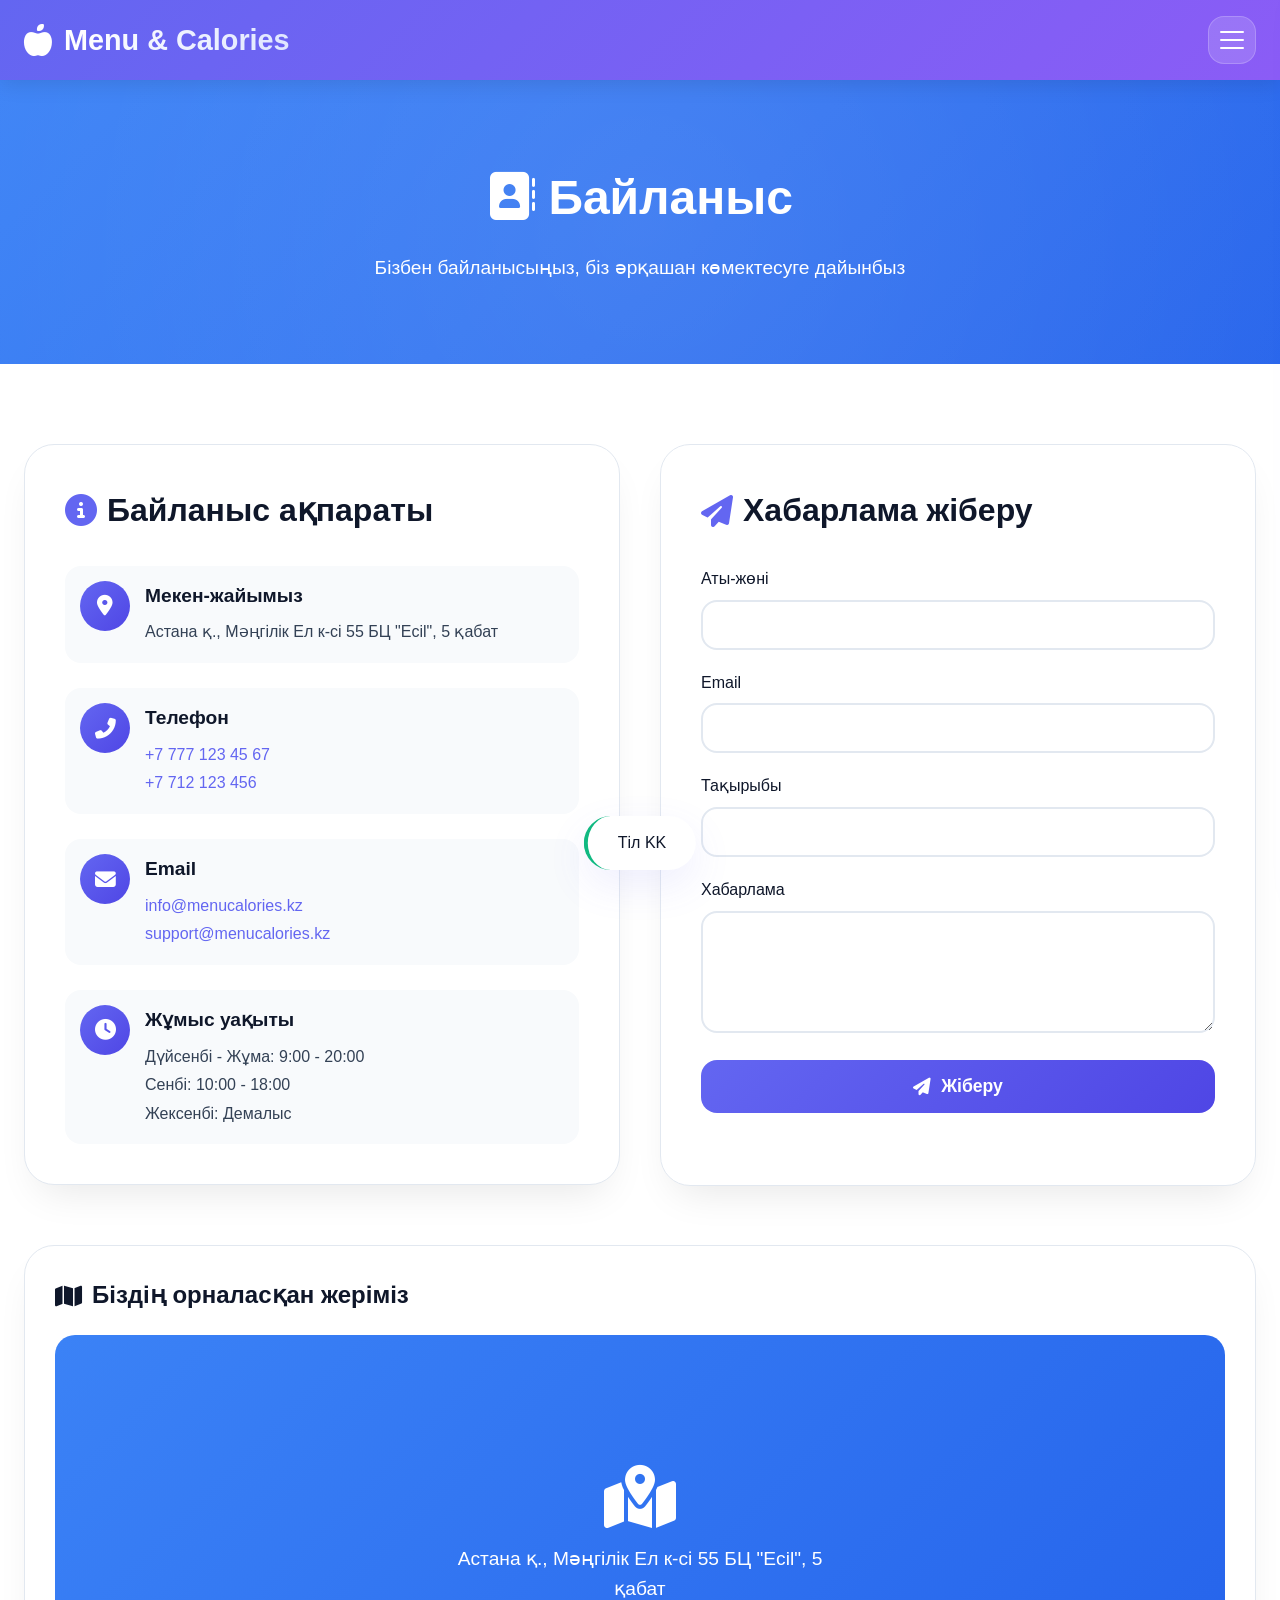
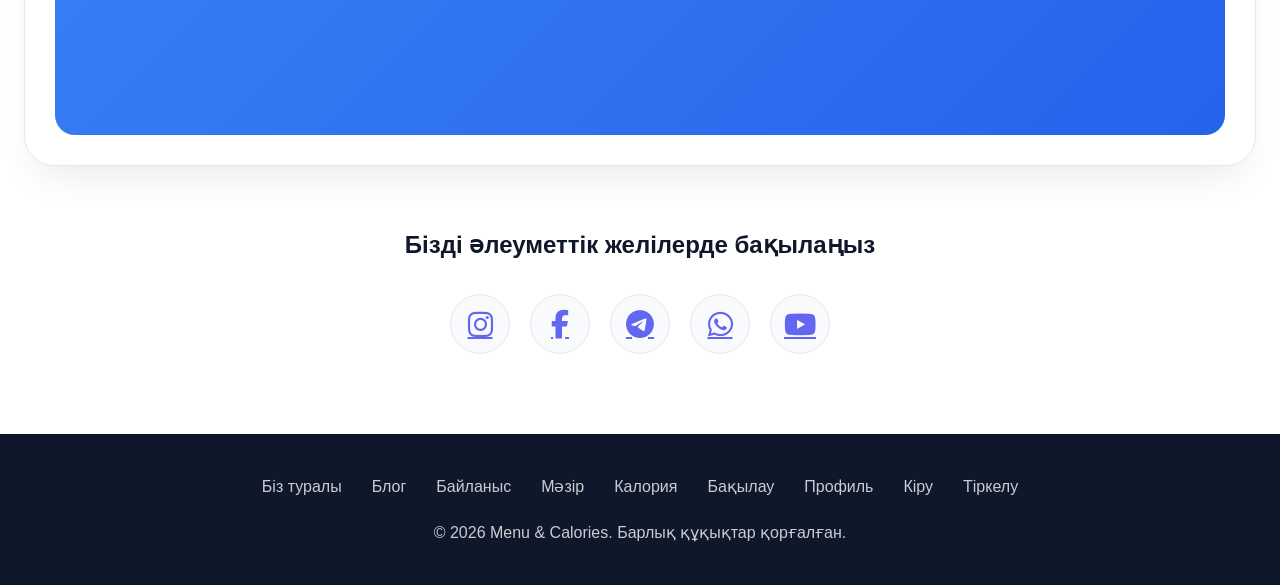
<file: pages/contact.html>
<!DOCTYPE html>
<html lang="kk">
<head>
    <meta charset="UTF-8">
    <meta name="viewport" content="width=device-width, initial-scale=1.0">
    <title>Байланыс - Menu & Calories</title>
    <!-- ============= PWA СІЛТЕМЕЛЕРІ ============= -->
    <link rel="manifest" href="/manifest.json">
    <meta name="apple-mobile-web-app-capable" content="yes">
    <meta name="apple-mobile-web-app-status-bar-style" content="black-translucent">
    <meta name="apple-mobile-web-app-title" content="MenuCal">
    <meta name="theme-color" content="#6366f1">
    <link rel="apple-touch-icon" href="/img/icon-152x152.png">
    
    <link rel="stylesheet" href="https://cdnjs.cloudflare.com/ajax/libs/font-awesome/6.4.0/css/all.min.css">
    <style>
        /* ============= ТЕМАЛАР ============= */
        :root {
            --bg-primary: #ffffff;
            --bg-secondary: #f8fafc;
            --bg-tertiary: #f1f5f9;
            --text-primary: #0f172a;
            --text-secondary: #334155;
            --text-muted: #64748b;
            --border-color: #e2e8f0;
            --card-bg: #ffffff;
            --card-shadow: 0 20px 40px -15px rgba(0,0,0,0.1);
            --header-bg: linear-gradient(135deg, #6366f1, #8b5cf6);
            --header-text: #ffffff;
            --footer-bg: #0f172a;
            --footer-text: #f8fafc;
            --button-primary: #6366f1;
            --button-primary-hover: #4f46e5;
            --button-success: #10b981;
            --button-success-hover: #059669;
            --button-info: #3b82f6;
            --input-bg: #ffffff;
            --input-border: #e2e8f0;
            --modal-bg: #ffffff;
            --shadow-color: rgba(99, 102, 241, 0.1);
            --error-color: #ef4444;
            --success-color: #10b981;
            --transition: all 0.3s ease;
        }

        [data-theme="dark"] {
            --bg-primary: #0f172a;
            --bg-secondary: #1e293b;
            --bg-tertiary: #334155;
            --text-primary: #f8fafc;
            --text-secondary: #cbd5e1;
            --text-muted: #94a3b8;
            --border-color: #334155;
            --card-bg: #1e293b;
            --card-shadow: 0 20px 40px -15px rgba(0,0,0,0.5);
            --header-bg: linear-gradient(135deg, #4f46e5, #7c3aed);
            --header-text: #ffffff;
            --footer-bg: #020617;
            --footer-text: #f8fafc;
            --button-primary: #818cf8;
            --button-primary-hover: #6366f1;
            --button-success: #34d399;
            --button-success-hover: #10b981;
            --button-info: #60a5fa;
            --input-bg: #334155;
            --input-border: #475569;
            --modal-bg: #1e293b;
            --shadow-color: rgba(0,0,0,0.5);
            --error-color: #f87171;
            --success-color: #34d399;
        }

        * {
            margin: 0;
            padding: 0;
            box-sizing: border-box;
        }

        body {
            font-family: 'Inter', -apple-system, BlinkMacSystemFont, 'Segoe UI', sans-serif;
            line-height: 1.6;
            color: var(--text-primary);
            background-color: var(--bg-primary);
            transition: var(--transition);
        }

        .container {
            max-width: 1280px;
            margin: 0 auto;
            padding: 0 24px;
        }

        /* ============= АНИМАЦИЯЛАР ============= */
        @keyframes fadeIn {
            from { opacity: 0; transform: translateY(20px); }
            to { opacity: 1; transform: translateY(0); }
        }

        @keyframes slideDown {
            from { transform: translateY(-100%); opacity: 0; }
            to { transform: translateY(0); opacity: 1; }
        }

        @keyframes scaleIn {
            from { transform: scale(0.95); opacity: 0; }
            to { transform: scale(1); opacity: 1; }
        }

        @keyframes float {
            0%, 100% { transform: translateY(0); }
            50% { transform: translateY(-10px); }
        }

        @keyframes pulse {
            0%, 100% { transform: scale(1); }
            50% { transform: scale(1.05); }
        }

        /* ============= ХЕДЕР ============= */
        .header {
            background: var(--header-bg);
            color: var(--header-text);
            padding: 16px 0;
            box-shadow: 0 4px 20px rgba(0,0,0,0.1);
            position: sticky;
            top: 0;
            z-index: 100;
        }

        .header .container {
            display: flex;
            justify-content: space-between;
            align-items: center;
        }

        .logo {
            display: flex;
            align-items: center;
            gap: 12px;
        }

        .logo i {
            font-size: 2rem;
            animation: float 3s ease-in-out infinite;
        }

        .logo h1 {
            font-size: 1.8rem;
            font-weight: 700;
            background: linear-gradient(to right, #fff, #e0e7ff);
            -webkit-background-clip: text;
            -webkit-text-fill-color: transparent;
            background-clip: text;
        }

        /* ============= БУРГЕР-МЕНЮ ============= */
        .burger-icon {
            width: 48px;
            height: 48px;
            background: rgba(255,255,255,0.15);
            border-radius: 16px;
            display: flex;
            flex-direction: column;
            justify-content: center;
            align-items: center;
            gap: 6px;
            cursor: pointer;
            transition: var(--transition);
            border: 1px solid rgba(255,255,255,0.2);
        }

        .burger-icon:hover {
            background: rgba(255,255,255,0.25);
            transform: scale(1.05);
        }

        .burger-icon span {
            width: 24px;
            height: 2px;
            background: white;
            border-radius: 2px;
            transition: var(--transition);
        }

        .burger-icon.active span:nth-child(1) {
            transform: rotate(45deg) translate(6px, 6px);
            width: 28px;
        }

        .burger-icon.active span:nth-child(2) {
            opacity: 0;
            transform: translateX(-10px);
        }

        .burger-icon.active span:nth-child(3) {
            transform: rotate(-45deg) translate(6px, -6px);
            width: 28px;
        }

        /* ============= МЕНЮ ПАНЕЛІ ============= */
        .menu-panel {
            position: fixed;
            top: 0;
            right: -420px;
            width: 380px;
            height: 100vh;
            background: var(--modal-bg);
            box-shadow: -10px 0 40px var(--shadow-color);
            z-index: 1000;
            transition: right 0.5s ease;
            overflow-y: auto;
            padding: 28px;
            border-left: 1px solid var(--border-color);
        }

        .menu-panel.active {
            right: 0;
        }

        .menu-panel-header {
            display: flex;
            justify-content: space-between;
            align-items: center;
            padding-bottom: 20px;
            border-bottom: 2px solid var(--border-color);
            margin-bottom: 24px;
        }

        .menu-panel-header h3 {
            color: var(--text-primary);
            font-size: 1.6rem;
            font-weight: 700;
            display: flex;
            align-items: center;
            gap: 10px;
        }

        .close-menu {
            width: 42px;
            height: 42px;
            background: var(--bg-secondary);
            border-radius: 50%;
            display: flex;
            align-items: center;
            justify-content: center;
            cursor: pointer;
            transition: var(--transition);
            color: var(--text-primary);
            font-size: 1.2rem;
        }

        .close-menu:hover {
            background: var(--error-color);
            color: white;
            transform: rotate(180deg);
        }

        .menu-list {
            list-style: none;
            margin-bottom: 28px;
        }

        .menu-list li {
            margin-bottom: 8px;
        }

        .menu-list li a {
            display: flex;
            align-items: center;
            gap: 16px;
            padding: 14px 20px;
            color: var(--text-primary);
            text-decoration: none;
            border-radius: 16px;
            transition: var(--transition);
            font-weight: 500;
        }

        .menu-list li a i {
            width: 24px;
            color: var(--button-primary);
            font-size: 1.2rem;
        }

        .menu-list li a:hover {
            background: linear-gradient(135deg, rgba(99, 102, 241, 0.1), rgba(139, 92, 246, 0.1));
            transform: translateX(8px);
        }

        .menu-list li a.active {
            background: linear-gradient(135deg, var(--button-primary), var(--button-primary-hover));
            color: white;
        }

        .menu-list li a.active i {
            color: white;
        }

        .menu-section {
            margin-bottom: 28px;
            padding: 0 4px;
        }

        .menu-section h4 {
            color: var(--text-secondary);
            margin-bottom: 16px;
            font-size: 0.9rem;
            text-transform: uppercase;
            letter-spacing: 1px;
            display: flex;
            align-items: center;
            gap: 8px;
        }

        .language-buttons {
            display: flex;
            gap: 12px;
        }

        .lang-menu-btn {
            flex: 1;
            padding: 12px;
            border: 2px solid var(--button-primary);
            background: transparent;
            color: var(--text-primary);
            border-radius: 12px;
            cursor: pointer;
            font-weight: 600;
            transition: var(--transition);
            font-size: 1rem;
        }

        .lang-menu-btn:hover {
            background: rgba(99, 102, 241, 0.1);
            transform: translateY(-3px);
        }

        .lang-menu-btn.active {
            background: var(--button-primary);
            color: white;
        }

        .theme-menu-btn {
            width: 100%;
            padding: 14px;
            border: none;
            background: linear-gradient(135deg, var(--button-primary), var(--button-primary-hover));
            color: white;
            border-radius: 14px;
            cursor: pointer;
            display: flex;
            align-items: center;
            justify-content: center;
            gap: 12px;
            transition: var(--transition);
            font-weight: 600;
        }

        .theme-menu-btn:hover {
            transform: translateY(-4px);
            box-shadow: 0 12px 30px rgba(99, 102, 241, 0.4);
        }

        .menu-overlay {
            position: fixed;
            top: 0;
            left: 0;
            width: 100%;
            height: 100%;
            background: rgba(0,0,0,0.5);
            z-index: 999;
            display: none;
        }

        .menu-overlay.active {
            display: block;
            animation: fadeIn 0.3s ease;
        }

        /* ============= PAGE HEADER ============= */
        .page-header {
            background: linear-gradient(135deg, #3b82f6, #2563eb);
            color: white;
            padding: 80px 0;
            text-align: center;
            position: relative;
            overflow: hidden;
        }

        .page-header::before {
            content: '';
            position: absolute;
            top: -50%;
            right: -50%;
            width: 200%;
            height: 200%;
            background: radial-gradient(circle, rgba(255,255,255,0.1) 0%, transparent 70%);
            animation: rotate 20s linear infinite;
        }

        @keyframes rotate {
            from { transform: rotate(0deg); }
            to { transform: rotate(360deg); }
        }

        .page-header h1 {
            font-size: 3rem;
            margin-bottom: 16px;
            animation: slideDown 0.8s ease;
            position: relative;
        }

        .page-header p {
            font-size: 1.2rem;
            opacity: 0.95;
            animation: fadeIn 0.8s ease 0.3s both;
            position: relative;
        }

        /* ============= CONTACT SECTION ============= */
        .contact-section {
            padding: 80px 0;
        }

        .contact-grid {
            display: grid;
            grid-template-columns: 1fr 1fr;
            gap: 40px;
            margin-bottom: 60px;
        }

        /* ============= CONTACT INFO ============= */
        .contact-info {
            background: var(--card-bg);
            padding: 40px;
            border-radius: 30px;
            box-shadow: var(--card-shadow);
            border: 1px solid var(--border-color);
            animation: scaleIn 0.6s ease;
        }

        .contact-info h2 {
            color: var(--text-primary);
            font-size: 2rem;
            margin-bottom: 30px;
            display: flex;
            align-items: center;
            gap: 10px;
        }

        .contact-info h2 i {
            color: var(--button-primary);
        }

        .info-items {
            display: flex;
            flex-direction: column;
            gap: 25px;
        }

        .info-item {
            display: flex;
            align-items: flex-start;
            gap: 15px;
            padding: 15px;
            background: var(--bg-secondary);
            border-radius: 16px;
            transition: var(--transition);
            animation: fadeIn 0.5s ease;
        }

        .info-item:hover {
            transform: translateX(10px);
            background: linear-gradient(135deg, rgba(59,130,246,0.1), rgba(37,99,235,0.1));
        }

        .info-icon {
            width: 50px;
            height: 50px;
            background: linear-gradient(135deg, var(--button-primary), var(--button-primary-hover));
            border-radius: 50%;
            display: flex;
            align-items: center;
            justify-content: center;
            color: white;
            font-size: 1.3rem;
            flex-shrink: 0;
        }

        .info-content {
            flex: 1;
        }

        .info-content h3 {
            color: var(--text-primary);
            margin-bottom: 8px;
            font-size: 1.2rem;
        }

        .info-content p {
            color: var(--text-secondary);
            margin: 3px 0;
        }

        .info-content a {
            color: var(--button-primary);
            text-decoration: none;
            transition: var(--transition);
        }

        .info-content a:hover {
            color: var(--button-primary-hover);
            text-decoration: underline;
        }

        /* ============= CONTACT FORM ============= */
        .contact-form {
            background: var(--card-bg);
            padding: 40px;
            border-radius: 30px;
            box-shadow: var(--card-shadow);
            border: 1px solid var(--border-color);
            animation: scaleIn 0.6s ease 0.2s both;
        }

        .contact-form h2 {
            color: var(--text-primary);
            font-size: 2rem;
            margin-bottom: 30px;
            display: flex;
            align-items: center;
            gap: 10px;
        }

        .contact-form h2 i {
            color: var(--button-primary);
        }

        .form-group {
            margin-bottom: 20px;
        }

        .form-group label {
            display: block;
            margin-bottom: 8px;
            color: var(--text-primary);
            font-weight: 500;
        }

        .form-control {
            width: 100%;
            padding: 14px 18px;
            border: 2px solid var(--input-border);
            border-radius: 16px;
            font-size: 1rem;
            background: var(--input-bg);
            color: var(--text-primary);
            transition: var(--transition);
        }

        .form-control:focus {
            border-color: var(--button-primary);
            outline: none;
            box-shadow: 0 0 0 4px rgba(59,130,246,0.1);
        }

        textarea.form-control {
            resize: vertical;
            min-height: 120px;
        }

        .btn-submit {
            width: 100%;
            padding: 16px;
            background: linear-gradient(135deg, var(--button-primary), var(--button-primary-hover));
            color: white;
            border: none;
            border-radius: 16px;
            font-size: 1.1rem;
            font-weight: 600;
            cursor: pointer;
            transition: var(--transition);
            display: flex;
            align-items: center;
            justify-content: center;
            gap: 10px;
        }

        .btn-submit:hover {
            transform: translateY(-3px);
            box-shadow: 0 12px 30px rgba(59,130,246,0.4);
        }

        .btn-submit i {
            transition: var(--transition);
        }

        .btn-submit:hover i {
            transform: translateX(5px);
        }

        /* ============= MAP SECTION ============= */
        .map-section {
            margin-top: 40px;
        }

        .map-container {
            background: var(--card-bg);
            padding: 30px;
            border-radius: 30px;
            box-shadow: var(--card-shadow);
            border: 1px solid var(--border-color);
        }

        .map-container h3 {
            color: var(--text-primary);
            font-size: 1.5rem;
            margin-bottom: 20px;
            display: flex;
            align-items: center;
            gap: 10px;
        }

        .map-placeholder {
            background: linear-gradient(135deg, #3b82f6, #2563eb);
            height: 400px;
            border-radius: 20px;
            display: flex;
            align-items: center;
            justify-content: center;
            color: white;
            position: relative;
            overflow: hidden;
        }

        .map-placeholder::before {
            content: '';
            position: absolute;
            top: 0;
            left: 0;
            right: 0;
            bottom: 0;
            background: url('https://images.unsplash.com/photo-1524661135-423995f22d0b?w=1200') center/cover;
            opacity: 0.3;
        }

        .map-content {
            position: relative;
            z-index: 1;
            text-align: center;
        }

        .map-content i {
            font-size: 4rem;
            margin-bottom: 15px;
            animation: pulse 2s infinite;
        }

        .map-content p {
            font-size: 1.2rem;
            max-width: 400px;
        }

        /* ============= SOCIAL SECTION ============= */
        .social-section {
            margin-top: 60px;
            text-align: center;
        }

        .social-section h3 {
            color: var(--text-primary);
            font-size: 1.5rem;
            margin-bottom: 30px;
        }

        .social-links {
            display: flex;
            justify-content: center;
            gap: 20px;
            flex-wrap: wrap;
        }

        .social-link {
            width: 60px;
            height: 60px;
            background: var(--bg-secondary);
            border-radius: 50%;
            display: flex;
            align-items: center;
            justify-content: center;
            color: var(--button-primary);
            font-size: 1.8rem;
            transition: var(--transition);
            border: 1px solid var(--border-color);
        }

        .social-link:hover {
            background: var(--button-primary);
            color: white;
            transform: translateY(-5px) scale(1.1);
            box-shadow: 0 10px 25px rgba(59,130,246,0.3);
        }

        /* ============= ФУТЕР ============= */
        .footer {
            background: var(--footer-bg);
            color: var(--footer-text);
            padding: 40px 0;
            text-align: center;
        }

        .footer-links {
            display: flex;
            justify-content: center;
            gap: 30px;
            margin-bottom: 20px;
            flex-wrap: wrap;
        }

        .footer-links a {
            color: var(--footer-text);
            text-decoration: none;
            opacity: 0.8;
            transition: var(--transition);
        }

        .footer-links a:hover {
            opacity: 1;
            color: var(--button-primary);
        }

        .footer p {
            opacity: 0.8;
        }

        /* ============= TOAST ============= */
        .toast {
            position: fixed;
            bottom: 30px;
            left: 50%;
            transform: translateX(-50%) translateY(120px);
            background: var(--modal-bg);
            color: var(--text-primary);
            padding: 14px 30px;
            border-radius: 60px;
            box-shadow: 0 15px 40px var(--shadow-color);
            z-index: 10000;
            opacity: 0;
            transition: all 0.5s;
            border-left: 4px solid var(--success-color);
            font-weight: 500;
        }

        .toast.show {
            transform: translateX(-50%) translateY(0);
            opacity: 1;
        }

        /* ============= МЕДИА ============= */
        @media (max-width: 768px) {
            .menu-panel { width: 100%; right: -100%; }
            .page-header h1 { font-size: 2.2rem; }
            .contact-grid { grid-template-columns: 1fr; }
            .info-item:hover { transform: translateX(5px); }
            .footer-links { gap: 15px; flex-direction: column; }
        }

        @media (max-width: 480px) {
            .logo h1 { font-size: 1.4rem; }
            .page-header h1 { font-size: 1.8rem; }
            .contact-info, .contact-form { padding: 25px; }
            .info-item { flex-direction: column; align-items: center; text-align: center; }
            .map-placeholder { height: 300px; }
        }
    </style>
</head>
<body>
    <header class="header">
        <div class="container">
            <div class="logo">
                <i class="fas fa-apple-alt"></i>
                <h1 class="lang-text" data-key="site-title">Menu & Calories</h1>
            </div>
            <div class="burger-icon" id="burgerIcon" onclick="AIFunctions.toggleMenu()">
                <span></span><span></span><span></span>
            </div>
        </div>
    </header>

    <div class="menu-overlay" id="menuOverlay" onclick="AIFunctions.closeMenu()"></div>

    <div class="menu-panel" id="menuPanel">
        <div class="menu-panel-header">
            <h3><i class="fas fa-bars"></i> <span class="lang-text" data-key="menu-title">Меню</span></h3>
            <div class="close-menu" onclick="AIFunctions.closeMenu()"><i class="fas fa-times"></i></div>
        </div>
        <ul class="menu-list">
            <li><a href="../index.html"><i class="fas fa-home"></i> <span class="lang-text" data-key="home">Басты бет</span></a></li>
            <li><a href="about.html"><i class="fas fa-info-circle"></i> <span class="lang-text" data-key="about">Біз туралы</span></a></li>
            <li><a href="blog.html"><i class="fas fa-blog"></i> <span class="lang-text" data-key="blog">Блог</span></a></li>
            <li><a href="contact.html" class="active"><i class="fas fa-address-book"></i> <span class="lang-text" data-key="contact">Байланыс</span></a></li>
            <li><a href="menu.html"><i class="fas fa-utensils"></i> <span class="lang-text" data-key="menu">Мәзір</span></a></li>
            <li><a href="calories.html"><i class="fas fa-fire"></i> <span class="lang-text" data-key="calories">Калория</span></a></li>
            <li><a href="dashboard.html"><i class="fas fa-chart-line"></i> <span class="lang-text" data-key="dashboard">Бақылау</span></a></li>
            <li><a href="profile.html"><i class="fas fa-user"></i> <span class="lang-text" data-key="profile">Профиль</span></a></li>
            <li><a href="login.html"><i class="fas fa-sign-in-alt"></i> <span class="lang-text" data-key="login">Кіру</span></a></li>
            <li><a href="register.html"><i class="fas fa-user-plus"></i> <span class="lang-text" data-key="register">Тіркелу</span></a></li>
        </ul>
        <div class="menu-section">
            <h4><i class="fas fa-globe"></i> <span class="lang-text" data-key="language">Тіл</span></h4>
            <div class="language-buttons">
                <button class="lang-menu-btn" onclick="AIFunctions.switchLanguage('kk')">KZ</button>
                <button class="lang-menu-btn" onclick="AIFunctions.switchLanguage('ru')">RU</button>
                <button class="lang-menu-btn" onclick="AIFunctions.switchLanguage('en')">EN</button>
            </div>
        </div>
        <div class="menu-section">
            <h4><i class="fas fa-palette"></i> <span class="lang-text" data-key="theme">Тема</span></h4>
            <button class="theme-menu-btn" onclick="AIFunctions.toggleTheme()" id="themeMenuBtn">
                <i class="fas fa-moon"></i> <span class="lang-text" data-key="dark-mode">Қараңғы режим</span>
            </button>
        </div>
    </div>

    <section class="page-header">
        <div class="container">
            <h1><i class="fas fa-address-book"></i> <span class="lang-text" data-key="contact">Байланыс</span></h1>
            <p class="lang-text" data-key="contact-slogan">Бізбен байланысыңыз, біз әрқашан көмектесуге дайынбыз</p>
        </div>
    </section>

    <section class="contact-section">
        <div class="container">
            <div class="contact-grid">
                <!-- Байланыс ақпараты -->
                <div class="contact-info">
                    <h2><i class="fas fa-info-circle"></i> <span class="lang-text" data-key="contact-info">Байланыс ақпараты</span></h2>
                    
                    <div class="info-items">
                        <div class="info-item">
                            <div class="info-icon">
                                <i class="fas fa-map-marker-alt"></i>
                            </div>
                            <div class="info-content">
                                <h3 class="lang-text" data-key="address">Мекен-жайымыз</h3>
                                <p class="lang-text" data-key="address-text">Астана қ., Мәңгілік Ел к-сі 55 БЦ "Ecil", 5 қабат</p>
                            </div>
                        </div>

                        <div class="info-item">
                            <div class="info-icon">
                                <i class="fas fa-phone-alt"></i>
                            </div>
                            <div class="info-content">
                                <h3 class="lang-text" data-key="phone">Телефон</h3>
                                <p><a href="tel:+77771234567">+7 777 123 45 67</a></p>
                                <p><a href="tel:+7712123456">+7 712 123 456</a></p>
                            </div>
                        </div>

                        <div class="info-item">
                            <div class="info-icon">
                                <i class="fas fa-envelope"></i>
                            </div>
                            <div class="info-content">
                                <h3 class="lang-text" data-key="email">Email</h3>
                                <p><a href="mailto:info@menucalories.kz">info@menucalories.kz</a></p>
                                <p><a href="mailto:support@menucalories.kz">support@menucalories.kz</a></p>
                            </div>
                        </div>

                        <div class="info-item">
                            <div class="info-icon">
                                <i class="fas fa-clock"></i>
                            </div>
                            <div class="info-content">
                                <h3 class="lang-text" data-key="work-hours">Жұмыс уақыты</h3>
                                <p class="lang-text" data-key="weekdays">Дүйсенбі - Жұма: 9:00 - 20:00</p>
                                <p class="lang-text" data-key="saturday">Сенбі: 10:00 - 18:00</p>
                                <p class="lang-text" data-key="sunday">Жексенбі: Демалыс</p>
                            </div>
                        </div>
                    </div>
                </div>

                <!-- Хабарлама жіберу формасы -->
                <div class="contact-form">
                    <h2><i class="fas fa-paper-plane"></i> <span class="lang-text" data-key="send-message">Хабарлама жіберу</span></h2>
                    
                    <form id="contactForm">
                        <div class="form-group">
                            <label for="name" class="lang-text" data-key="name">Аты-жөні</label>
                            <input type="text" id="name" class="form-control" required>
                        </div>

                        <div class="form-group">
                            <label for="email" class="lang-text" data-key="email">Email</label>
                            <input type="email" id="email" class="form-control" required>
                        </div>

                        <div class="form-group">
                            <label for="subject" class="lang-text" data-key="subject">Тақырыбы</label>
                            <input type="text" id="subject" class="form-control" required>
                        </div>

                        <div class="form-group">
                            <label for="message" class="lang-text" data-key="message">Хабарлама</label>
                            <textarea id="message" class="form-control" rows="5" required></textarea>
                        </div>

                        <button type="submit" class="btn-submit">
                            <i class="fas fa-paper-plane"></i> <span class="lang-text" data-key="send">Жіберу</span>
                        </button>
                    </form>
                </div>
            </div>

            <!-- Карта -->
            <div class="map-section">
                <div class="map-container">
                    <h3><i class="fas fa-map"></i> <span class="lang-text" data-key="location">Біздің орналасқан жеріміз</span></h3>
                    <div class="map-placeholder">
                        <div class="map-content">
                            <i class="fas fa-map-marked-alt"></i>
                            <p class="lang-text" data-key="map-text">Астана қ., Мәңгілік Ел к-сі 55 БЦ "Ecil", 5 қабат</p>
                        </div>
                    </div>
                </div>
            </div>

            <!-- Әлеуметтік желілер -->
            <div class="social-section">
                <h3 class="lang-text" data-key="follow-us">Бізді әлеуметтік желілерде бақылаңыз</h3>
                <div class="social-links">
                    <a href="#" class="social-link"><i class="fab fa-instagram"></i></a>
                    <a href="#" class="social-link"><i class="fab fa-facebook-f"></i></a>
                    <a href="#" class="social-link"><i class="fab fa-telegram-plane"></i></a>
                    <a href="#" class="social-link"><i class="fab fa-whatsapp"></i></a>
                    <a href="#" class="social-link"><i class="fab fa-youtube"></i></a>
                </div>
            </div>
        </div>
    </section>

    <footer class="footer">
        <div class="container">
            <div class="footer-links">
                <a href="about.html" class="lang-text" data-key="about">Біз туралы</a>
                <a href="blog.html" class="lang-text" data-key="blog">Блог</a>
                <a href="contact.html" class="lang-text" data-key="contact">Байланыс</a>
                <a href="menu.html" class="lang-text" data-key="menu">Мәзір</a>
                <a href="calories.html" class="lang-text" data-key="calories">Калория</a>
                <a href="dashboard.html" class="lang-text" data-key="dashboard">Бақылау</a>
                <a href="profile.html" class="lang-text" data-key="profile">Профиль</a>
                <a href="login.html" class="lang-text" data-key="login">Кіру</a>
                <a href="register.html" class="lang-text" data-key="register">Тіркелу</a>
            </div>
            <p>&copy; 2026 <span class="lang-text" data-key="site-title">Menu & Calories</span>. <span class="lang-text" data-key="copyright">Барлық құқықтар қорғалған.</span></p>
        </div>
    </footer>

    <div class="toast" id="toast"></div>

    <script>
        const translations = {
            kk: {
                'site-title': 'Menu & Calories',
                'home': 'Басты бет',
                'about': 'Біз туралы',
                'blog': 'Блог',
                'contact': 'Байланыс',
                'menu': 'Мәзір',
                'calories': 'Калория',
                'dashboard': 'Бақылау',
                'profile': 'Профиль',
                'login': 'Кіру',
                'register': 'Тіркелу',
                'menu-title': 'Меню',
                'language': 'Тіл',
                'theme': 'Тема',
                'dark-mode': 'Қараңғы режим',
                'contact-slogan': 'Бізбен байланысыңыз, біз әрқашан көмектесуге дайынбыз',
                'contact-info': 'Байланыс ақпараты',
                'address': 'Мекен-жайымыз',
                'address-text': 'Астана қ., Мәңгілік Ел к-сі 55 БЦ "Ecil", 5 қабат',
                'phone': 'Телефон',
                'email': 'Email',
                'work-hours': 'Жұмыс уақыты',
                'weekdays': 'Дүйсенбі - Жұма: 9:00 - 20:00',
                'saturday': 'Сенбі: 10:00 - 18:00',
                'sunday': 'Жексенбі: Демалыс',
                'send-message': 'Хабарлама жіберу',
                'name': 'Аты-жөні',
                'subject': 'Тақырыбы',
                'message': 'Хабарлама',
                'send': 'Жіберу',
                'location': 'Біздің орналасқан жеріміз',
                'map-text': 'Астана қ., Мәңгілік Ел к-сі 55 БЦ "Ecil", 5 қабат',
                'follow-us': 'Бізді әлеуметтік желілерде бақылаңыз',
                'copyright': 'Барлық құқықтар қорғалған.'
            },
            ru: {
                'site-title': 'Menu & Calories',
                'home': 'Главная',
                'about': 'О нас',
                'blog': 'Блог',
                'contact': 'Контакты',
                'menu': 'Меню',
                'calories': 'Калории',
                'dashboard': 'Панель',
                'profile': 'Профиль',
                'login': 'Вход',
                'register': 'Регистрация',
                'menu-title': 'Меню',
                'language': 'Язык',
                'theme': 'Тема',
                'dark-mode': 'Темный режим',
                'contact-slogan': 'Свяжитесь с нами, мы всегда готовы помочь',
                'contact-info': 'Контактная информация',
                'address': 'Наш адрес',
                'address-text': 'г. Астана, ул. Мәңгілік Ел 55 БЦ "Ecil", 5 этаж',
                'phone': 'Телефон',
                'email': 'Email',
                'work-hours': 'Режим работы',
                'weekdays': 'Понедельник - Пятница: 9:00 - 20:00',
                'saturday': 'Суббота: 10:00 - 18:00',
                'sunday': 'Воскресенье: Выходной',
                'send-message': 'Отправить сообщение',
                'name': 'Имя',
                'subject': 'Тема',
                'message': 'Сообщение',
                'send': 'Отправить',
                'location': 'Наше местоположение',
                'map-text': 'г. Астана, ул. Мәңгілік Ел 55 БЦ "Ecil", 5 этаж',
                'follow-us': 'Подписывайтесь на нас',
                'copyright': 'Все права защищены.'
            },
            en: {
                'site-title': 'Menu & Calories',
                'home': 'Home',
                'about': 'About',
                'blog': 'Blog',
                'contact': 'Contact',
                'menu': 'Menu',
                'calories': 'Calories',
                'dashboard': 'Dashboard',
                'profile': 'Profile',
                'login': 'Login',
                'register': 'Register',
                'menu-title': 'Menu',
                'language': 'Language',
                'theme': 'Theme',
                'dark-mode': 'Dark mode',
                'contact-slogan': 'Contact us, we are always ready to help',
                'contact-info': 'Contact Information',
                'address': 'Our Address',
                'address-text': 'Astana, Mangilik El str. 55 BC "Ecil", 5th floor',
                'phone': 'Phone',
                'email': 'Email',
                'work-hours': 'Working Hours',
                'weekdays': 'Monday - Friday: 9:00 - 20:00',
                'saturday': 'Saturday: 10:00 - 18:00',
                'sunday': 'Sunday: Closed',
                'send-message': 'Send Message',
                'name': 'Name',
                'subject': 'Subject',
                'message': 'Message',
                'send': 'Send',
                'location': 'Our Location',
                'map-text': 'Astana, Mangilik El str. 55 BC "Ecil", 5th floor',
                'follow-us': 'Follow us',
                'copyright': 'All rights reserved.'
            }
        };

        const AIFunctions = {
            toggleMenu: function() {
                document.getElementById('menuPanel').classList.toggle('active');
                document.getElementById('menuOverlay').classList.toggle('active');
                document.getElementById('burgerIcon').classList.toggle('active');
                document.body.style.overflow = document.body.style.overflow === 'hidden' ? 'auto' : 'hidden';
            },

            closeMenu: function() {
                document.getElementById('menuPanel').classList.remove('active');
                document.getElementById('menuOverlay').classList.remove('active');
                document.getElementById('burgerIcon').classList.remove('active');
                document.body.style.overflow = 'auto';
            },

            switchLanguage: function(lang) {
                localStorage.setItem('preferred-language', lang);
                document.documentElement.lang = lang;
                
                document.querySelectorAll('.lang-text').forEach(el => {
                    const key = el.getAttribute('data-key');
                    if (key && translations[lang] && translations[lang][key]) {
                        el.textContent = translations[lang][key];
                    }
                });
                
                document.querySelectorAll('.lang-menu-btn').forEach(btn => {
                    btn.classList.remove('active');
                    if (btn.textContent.toLowerCase().includes(lang)) {
                        btn.classList.add('active');
                    }
                });

                this.showToast(translations[lang]['language'] + ' ' + lang.toUpperCase());
            },

            toggleTheme: function() {
                const current = document.documentElement.getAttribute('data-theme');
                const newTheme = current === 'dark' ? 'light' : 'dark';
                
                localStorage.setItem('preferred-theme', newTheme);
                document.documentElement.setAttribute('data-theme', newTheme);
                
                const themeBtn = document.getElementById('themeMenuBtn');
                const icon = themeBtn.querySelector('i');
                
                if (newTheme === 'dark') {
                    icon.className = 'fas fa-sun';
                    this.showToast('Қараңғы режим');
                } else {
                    icon.className = 'fas fa-moon';
                    this.showToast('Жарық режим');
                }
            },

            showToast: function(message) {
                const toast = document.getElementById('toast');
                toast.textContent = message;
                toast.classList.add('show');
                setTimeout(() => toast.classList.remove('show'), 3000);
            }
        };

        document.getElementById('contactForm').addEventListener('submit', function(e) {
            e.preventDefault();
            const lang = localStorage.getItem('preferred-language') || 'kk';
            const successMsg = lang === 'kk' ? 'Хабарлама жіберілді!' : 
                               lang === 'ru' ? 'Сообщение отправлено!' : 
                               'Message sent!';
            AIFunctions.showToast(successMsg);
            this.reset();
        });

        document.addEventListener('DOMContentLoaded', function() {
            const savedLang = localStorage.getItem('preferred-language') || 'kk';
            const savedTheme = localStorage.getItem('preferred-theme') || 'light';
            
            document.documentElement.setAttribute('data-theme', savedTheme);
            AIFunctions.switchLanguage(savedLang);
            
            if (savedTheme === 'dark') {
                document.getElementById('themeMenuBtn').querySelector('i').className = 'fas fa-sun';
            }
            
            document.addEventListener('keydown', function(e) {
                if (e.key === 'Escape') {
                    AIFunctions.closeMenu();
                }
            });
        });

        window.AIFunctions = AIFunctions;
    </script>
</body>
</html>
</file>
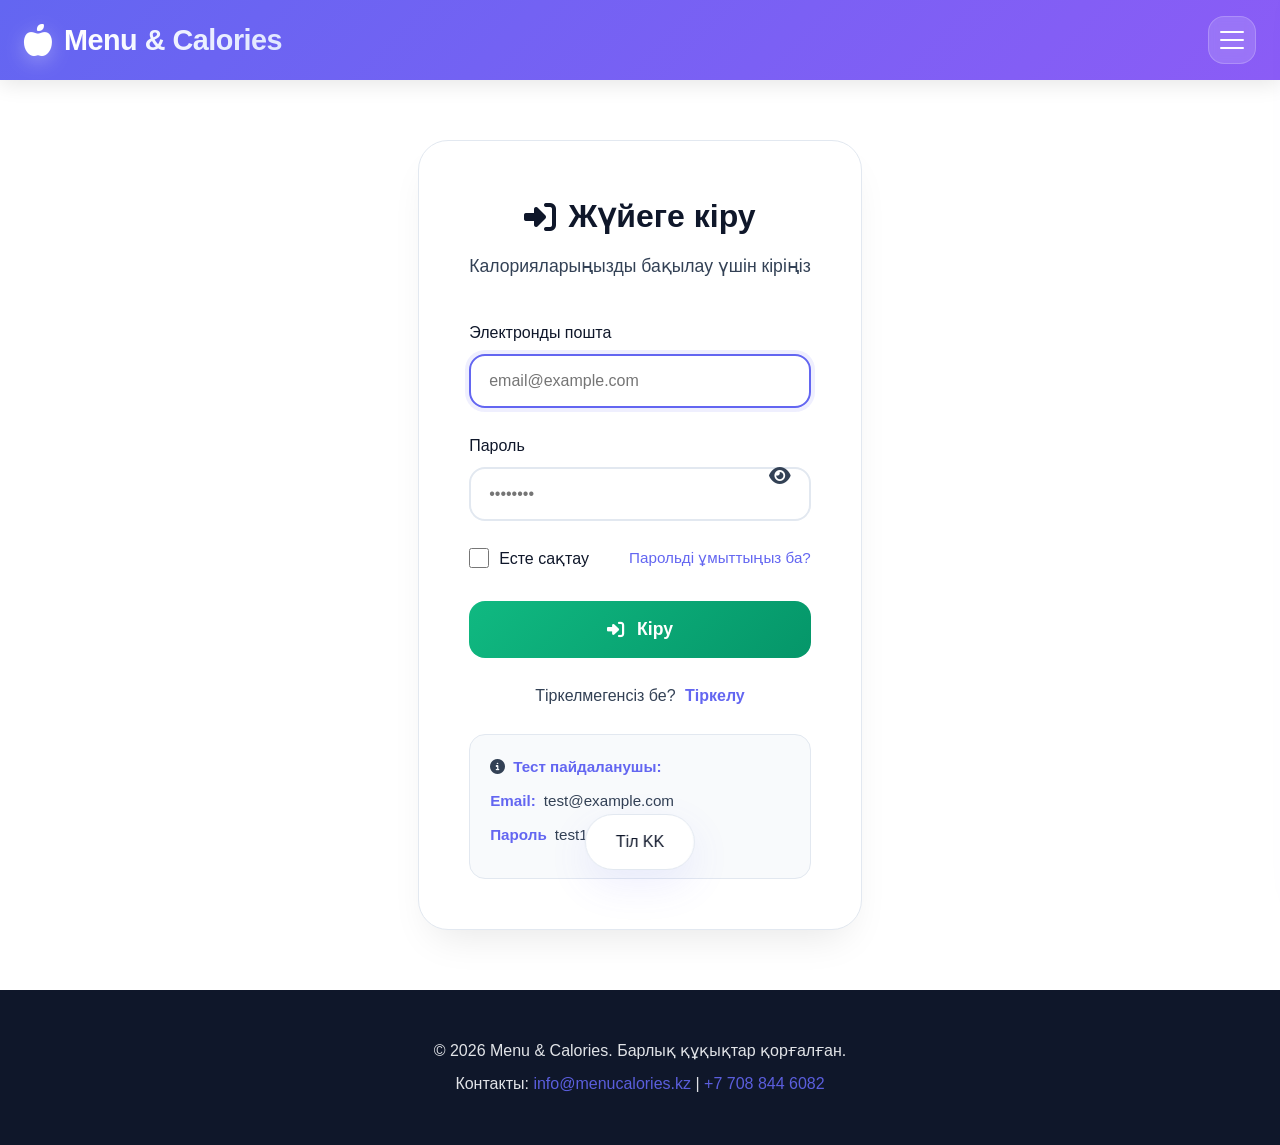
<file: pages/login.html>
<!DOCTYPE html>
<html lang="kk">
<head>
    <meta charset="UTF-8">
    <meta name="viewport" content="width=device-width, initial-scale=1.0">
    <title>Жүйеге кіру - Menu & Calories</title>
    <!-- ============= PWA СІЛТЕМЕЛЕРІ ============= -->
    <link rel="manifest" href="/manifest.json">
    <meta name="apple-mobile-web-app-capable" content="yes">
    <meta name="apple-mobile-web-app-status-bar-style" content="black-translucent">
    <meta name="apple-mobile-web-app-title" content="MenuCal">
    <meta name="theme-color" content="#6366f1">
    <link rel="apple-touch-icon" href="/img/icon-152x152.png">
    
    <link rel="stylesheet" href="https://cdnjs.cloudflare.com/ajax/libs/font-awesome/6.4.0/css/all.min.css">
    <style>
        /* ============= ТЕМАЛАР ============= */
        :root {
            --bg-primary: #ffffff;
            --bg-secondary: #f8fafc;
            --text-primary: #0f172a;
            --text-secondary: #334155;
            --border-color: #e2e8f0;
            --card-bg: #ffffff;
            --card-shadow: 0 20px 40px -15px rgba(0,0,0,0.1);
            --header-bg: linear-gradient(135deg, #6366f1, #8b5cf6);
            --header-text: #ffffff;
            --footer-bg: #0f172a;
            --footer-text: #f8fafc;
            --button-primary: #6366f1;
            --button-primary-hover: #4f46e5;
            --button-success: #10b981;
            --button-success-hover: #059669;
            --input-bg: #ffffff;
            --input-border: #e2e8f0;
            --modal-bg: #ffffff;
            --shadow-color: rgba(99, 102, 241, 0.1);
            --error-color: #ef4444;
            --success-color: #10b981;
            --transition: all 0.3s cubic-bezier(0.4, 0, 0.2, 1);
        }

        [data-theme="dark"] {
            --bg-primary: #0f172a;
            --bg-secondary: #1e293b;
            --text-primary: #f8fafc;
            --text-secondary: #cbd5e1;
            --border-color: #334155;
            --card-bg: #1e293b;
            --card-shadow: 0 20px 40px -15px rgba(0,0,0,0.5);
            --header-bg: linear-gradient(135deg, #4f46e5, #7c3aed);
            --header-text: #ffffff;
            --footer-bg: #020617;
            --footer-text: #f8fafc;
            --button-primary: #818cf8;
            --button-primary-hover: #6366f1;
            --button-success: #34d399;
            --button-success-hover: #10b981;
            --input-bg: #334155;
            --input-border: #475569;
            --modal-bg: #1e293b;
            --shadow-color: rgba(0,0,0,0.5);
            --error-color: #f87171;
            --success-color: #34d399;
        }

        * {
            margin: 0;
            padding: 0;
            box-sizing: border-box;
        }

        body {
            font-family: 'Inter', -apple-system, BlinkMacSystemFont, 'Segoe UI', sans-serif;
            line-height: 1.6;
            color: var(--text-primary);
            background-color: var(--bg-primary);
            transition: var(--transition);
        }

        .container {
            max-width: 1280px;
            margin: 0 auto;
            padding: 0 24px;
        }

        /* ============= АНИМАЦИЯЛАР ============= */
        @keyframes fadeIn {
            from { opacity: 0; transform: translateY(20px); }
            to { opacity: 1; transform: translateY(0); }
        }

        @keyframes slideDown {
            from { transform: translateY(-100%); opacity: 0; }
            to { transform: translateY(0); opacity: 1; }
        }

        @keyframes shake {
            0%, 100% { transform: translateX(0); }
            25% { transform: translateX(-5px); }
            75% { transform: translateX(5px); }
        }

        /* ============= ХЕДЕР ============= */
        .header {
            background: var(--header-bg);
            color: var(--header-text);
            padding: 16px 0;
            box-shadow: 0 4px 20px rgba(0,0,0,0.1);
            position: sticky;
            top: 0;
            z-index: 100;
            backdrop-filter: blur(10px);
        }

        .header .container {
            display: flex;
            justify-content: space-between;
            align-items: center;
        }

        .logo {
            display: flex;
            align-items: center;
            gap: 12px;
        }

        .logo i {
            font-size: 2rem;
            filter: drop-shadow(0 5px 10px rgba(255,255,255,0.3));
        }

        .logo h1 {
            font-size: 1.8rem;
            font-weight: 700;
            letter-spacing: -0.5px;
            background: linear-gradient(to right, #fff, #e0e7ff);
            -webkit-background-clip: text;
            -webkit-text-fill-color: transparent;
            background-clip: text;
        }

        /* ============= БУРГЕР-МЕНЮ ============= */
        .burger-icon {
            width: 48px;
            height: 48px;
            background: rgba(255,255,255,0.15);
            border-radius: 16px;
            display: flex;
            flex-direction: column;
            justify-content: center;
            align-items: center;
            gap: 6px;
            cursor: pointer;
            transition: var(--transition);
            border: 1px solid rgba(255,255,255,0.2);
            backdrop-filter: blur(5px);
        }

        .burger-icon:hover {
            background: rgba(255,255,255,0.25);
            transform: scale(1.05);
        }

        .burger-icon span {
            width: 24px;
            height: 2px;
            background: white;
            border-radius: 2px;
            transition: var(--transition);
        }

        .burger-icon.active span:nth-child(1) {
            transform: rotate(45deg) translate(6px, 6px);
            width: 28px;
        }

        .burger-icon.active span:nth-child(2) {
            opacity: 0;
            transform: translateX(-10px);
        }

        .burger-icon.active span:nth-child(3) {
            transform: rotate(-45deg) translate(6px, -6px);
            width: 28px;
        }

        /* ============= МЕНЮ ПАНЕЛІ ============= */
        .menu-panel {
            position: fixed;
            top: 0;
            right: -420px;
            width: 380px;
            height: 100vh;
            background: var(--modal-bg);
            box-shadow: -10px 0 40px var(--shadow-color);
            z-index: 1000;
            transition: right 0.5s cubic-bezier(0.4, 0, 0.2, 1);
            overflow-y: auto;
            padding: 28px;
            border-left: 1px solid var(--border-color);
        }

        .menu-panel.active {
            right: 0;
        }

        .menu-panel-header {
            display: flex;
            justify-content: space-between;
            align-items: center;
            padding-bottom: 20px;
            border-bottom: 2px solid var(--border-color);
            margin-bottom: 24px;
        }

        .menu-panel-header h3 {
            color: var(--text-primary);
            font-size: 1.6rem;
            font-weight: 700;
            display: flex;
            align-items: center;
            gap: 10px;
        }

        .close-menu {
            width: 42px;
            height: 42px;
            background: var(--bg-secondary);
            border-radius: 50%;
            display: flex;
            align-items: center;
            justify-content: center;
            cursor: pointer;
            transition: var(--transition);
            color: var(--text-primary);
            font-size: 1.2rem;
        }

        .close-menu:hover {
            background: var(--error-color);
            color: white;
            transform: rotate(180deg);
        }

        .menu-list {
            list-style: none;
            margin-bottom: 28px;
        }

        .menu-list li {
            margin-bottom: 8px;
        }

        .menu-list li a {
            display: flex;
            align-items: center;
            gap: 16px;
            padding: 14px 20px;
            color: var(--text-primary);
            text-decoration: none;
            border-radius: 16px;
            transition: var(--transition);
            font-weight: 500;
        }

        .menu-list li a i {
            width: 24px;
            color: var(--button-primary);
            font-size: 1.2rem;
        }

        .menu-list li a:hover {
            background: linear-gradient(135deg, rgba(99, 102, 241, 0.1), rgba(139, 92, 246, 0.1));
            transform: translateX(8px);
        }

        .menu-list li a.active {
            background: linear-gradient(135deg, var(--button-primary), var(--button-primary-hover));
            color: white;
            box-shadow: 0 8px 20px rgba(99, 102, 241, 0.3);
        }

        .menu-list li a.active i {
            color: white;
        }

        .menu-section {
            margin-bottom: 28px;
            padding: 0 4px;
        }

        .menu-section h4 {
            color: var(--text-secondary);
            margin-bottom: 16px;
            font-size: 0.9rem;
            text-transform: uppercase;
            letter-spacing: 1px;
            display: flex;
            align-items: center;
            gap: 8px;
        }

        .language-buttons {
            display: flex;
            gap: 12px;
        }

        .lang-menu-btn {
            flex: 1;
            padding: 12px;
            border: 2px solid var(--button-primary);
            background: transparent;
            color: var(--text-primary);
            border-radius: 12px;
            cursor: pointer;
            font-weight: 600;
            transition: var(--transition);
            font-size: 1rem;
        }

        .lang-menu-btn:hover {
            background: rgba(99, 102, 241, 0.1);
            transform: translateY(-3px);
        }

        .lang-menu-btn.active {
            background: var(--button-primary);
            color: white;
            border-color: var(--button-primary);
            box-shadow: 0 8px 20px rgba(99, 102, 241, 0.3);
        }

        .theme-menu-btn {
            width: 100%;
            padding: 14px;
            border: none;
            background: linear-gradient(135deg, var(--button-primary), var(--button-primary-hover));
            color: white;
            border-radius: 14px;
            cursor: pointer;
            font-size: 1rem;
            display: flex;
            align-items: center;
            justify-content: center;
            gap: 12px;
            transition: var(--transition);
            font-weight: 600;
        }

        .theme-menu-btn:hover {
            transform: translateY(-4px);
            box-shadow: 0 12px 30px rgba(99, 102, 241, 0.4);
        }

        .theme-menu-btn i {
            font-size: 1.2rem;
        }

        .menu-overlay {
            position: fixed;
            top: 0;
            left: 0;
            width: 100%;
            height: 100%;
            background: rgba(0,0,0,0.5);
            z-index: 999;
            display: none;
            backdrop-filter: blur(5px);
        }

        .menu-overlay.active {
            display: block;
            animation: fadeIn 0.3s ease;
        }

        /* ============= КІРУ БЕТІ ============= */
        .auth-section {
            min-height: calc(100vh - 200px);
            display: flex;
            align-items: center;
            justify-content: center;
            padding: 60px 20px;
            background: var(--bg-primary);
        }

        .auth-container {
            background: var(--card-bg);
            padding: 50px;
            border-radius: 30px;
            box-shadow: var(--card-shadow);
            width: 100%;
            max-width: 500px;
            margin: 0 auto;
            border: 1px solid var(--border-color);
            animation: fadeIn 0.6s ease;
        }

        .auth-header {
            text-align: center;
            margin-bottom: 40px;
        }

        .auth-header h2 {
            color: var(--text-primary);
            margin-bottom: 10px;
            display: flex;
            align-items: center;
            justify-content: center;
            gap: 12px;
            font-size: 2rem;
        }

        .auth-header p {
            color: var(--text-secondary);
            font-size: 1.1rem;
        }

        /* ============= ХАБАРЛАМАЛАР ============= */
        .message {
            padding: 16px 20px;
            border-radius: 16px;
            margin-bottom: 25px;
            display: none;
            animation: fadeIn 0.3s ease;
            border-left: 4px solid transparent;
        }

        .error-message {
            background: rgba(239, 68, 68, 0.1);
            color: var(--error-color);
            border-left-color: var(--error-color);
        }

        .success-message {
            background: rgba(16, 185, 129, 0.1);
            color: var(--success-color);
            border-left-color: var(--success-color);
        }

        .message i {
            margin-right: 10px;
        }

        /* ============= ФОРМА ============= */
        .form-group {
            margin-bottom: 25px;
        }

        .form-group label {
            display: block;
            margin-bottom: 8px;
            font-weight: 500;
            color: var(--text-primary);
        }

        .form-control {
            width: 100%;
            padding: 16px 18px;
            border: 2px solid var(--input-border);
            border-radius: 16px;
            font-size: 1rem;
            transition: var(--transition);
            background: var(--input-bg);
            color: var(--text-primary);
        }

        .form-control:focus {
            outline: none;
            border-color: var(--button-primary);
            box-shadow: 0 0 0 4px rgba(99, 102, 241, 0.1);
        }

        .form-control.error {
            border-color: var(--error-color);
            animation: shake 0.3s ease;
        }

        /* ============= ПАРОЛЬ КӨРСЕТУ ============= */
        .password-toggle {
            position: relative;
        }

        .password-toggle input {
            padding-right: 60px;
        }

        .toggle-btn {
            position: absolute;
            right: 12px;
            top: 50%;
            transform: translateY(-50%);
            background: none;
            border: none;
            color: var(--text-secondary);
            cursor: pointer;
            font-size: 1.2rem;
            padding: 8px;
            border-radius: 8px;
            transition: var(--transition);
        }

        .toggle-btn:hover {
            color: var(--button-primary);
            background: var(--bg-secondary);
        }

        /* ============= ЕСТЕ САҚТАУ ЖӘНЕ ҰМЫТТЫМ ============= */
        .remember-forgot {
            display: flex;
            justify-content: space-between;
            align-items: center;
            margin-bottom: 30px;
        }

        .remember-me {
            display: flex;
            align-items: center;
            gap: 10px;
            cursor: pointer;
        }

        .remember-me input[type="checkbox"] {
            width: 20px;
            height: 20px;
            cursor: pointer;
            accent-color: var(--button-primary);
        }

        .forgot-password {
            color: var(--button-primary);
            text-decoration: none;
            font-size: 0.95rem;
            transition: var(--transition);
        }

        .forgot-password:hover {
            color: var(--button-primary-hover);
            text-decoration: underline;
        }

        /* ============= КІРУ КНОПКАСЫ ============= */
        .btn-login {
            width: 100%;
            padding: 18px;
            background: linear-gradient(135deg, var(--button-success), var(--button-success-hover));
            color: white;
            border: none;
            border-radius: 16px;
            font-size: 1.1rem;
            font-weight: 600;
            cursor: pointer;
            transition: var(--transition);
            display: flex;
            align-items: center;
            justify-content: center;
            gap: 12px;
            margin-bottom: 25px;
        }

        .btn-login:hover {
            transform: translateY(-3px);
            box-shadow: 0 15px 35px rgba(16, 185, 129, 0.3);
        }

        /* ============= ТІРКЕЛУ СІЛТЕМЕСІ ============= */
        .auth-link {
            text-align: center;
            color: var(--text-secondary);
            font-size: 1rem;
        }

        .auth-link a {
            color: var(--button-primary);
            text-decoration: none;
            font-weight: 600;
            transition: var(--transition);
            margin-left: 5px;
        }

        .auth-link a:hover {
            color: var(--button-primary-hover);
            text-decoration: underline;
        }

        /* ============= ТЕСТ ПАЙДАЛАНУШЫ ============= */
        .test-user {
            margin-top: 25px;
            padding: 20px;
            background: var(--bg-secondary);
            border-radius: 16px;
            border: 1px solid var(--border-color);
        }

        .test-user p {
            color: var(--text-secondary);
            margin-bottom: 10px;
            font-size: 0.95rem;
            display: flex;
            align-items: center;
            gap: 8px;
        }

        .test-user span {
            color: var(--button-primary);
            font-weight: 600;
        }

        /* ============= ФУТЕР ============= */
        .footer {
            background: var(--footer-bg);
            color: var(--footer-text);
            padding: 40px 0;
            text-align: center;
        }

        .footer p {
            opacity: 0.9;
            margin: 8px 0;
        }

        .footer a {
            color: var(--button-primary);
            text-decoration: none;
            transition: var(--transition);
        }

        .footer a:hover {
            color: var(--button-primary-hover);
            text-decoration: underline;
        }

        /* ============= TOAST ============= */
        .toast {
            position: fixed;
            bottom: 30px;
            left: 50%;
            transform: translateX(-50%) translateY(120px);
            background: var(--modal-bg);
            color: var(--text-primary);
            padding: 14px 30px;
            border-radius: 60px;
            box-shadow: 0 15px 40px var(--shadow-color);
            z-index: 10000;
            opacity: 0;
            transition: all 0.5s cubic-bezier(0.4, 0, 0.2, 1);
            border-left: 4px solid var(--success-color);
            font-weight: 500;
            backdrop-filter: blur(10px);
            border: 1px solid var(--border-color);
        }

        .toast.show {
            transform: translateX(-50%) translateY(0);
            opacity: 1;
        }

        .toast.error {
            border-left-color: var(--error-color);
        }

        /* ============= МЕДИА СҰРАУЛАР ============= */
        @media (max-width: 768px) {
            .menu-panel { width: 100%; right: -100%; }
            .auth-container { padding: 30px; margin: 0 20px; }
            .logo h1 { font-size: 1.4rem; }
            .remember-forgot { flex-direction: column; align-items: flex-start; gap: 15px; }
        }

        @media (max-width: 480px) {
            .auth-container { padding: 25px; }
            .auth-header h2 { font-size: 1.6rem; }
            .btn-login { padding: 16px; }
        }
    </style>
</head>
<body>
    <!-- Хедер -->
    <header class="header">
        <div class="container">
            <div class="logo">
                <i class="fas fa-apple-alt"></i>
                <h1 class="lang-text" data-key="site-title">Menu & Calories</h1>
            </div>
            
            <!-- Бургер-меню -->
            <div class="burger-icon" id="burgerIcon" onclick="toggleMenu()">
                <span></span>
                <span></span>
                <span></span>
            </div>
        </div>
    </header>

    <!-- Оверлей -->
    <div class="menu-overlay" id="menuOverlay" onclick="closeMenu()"></div>

    <!-- Меню панелі -->
    <div class="menu-panel" id="menuPanel">
        <div class="menu-panel-header">
            <h3><i class="fas fa-bars"></i> <span class="lang-text" data-key="menu-title">Меню</span></h3>
            <div class="close-menu" onclick="closeMenu()">
                <i class="fas fa-times"></i>
            </div>
        </div>

        <ul class="menu-list">
            <li><a href="../index.html"><i class="fas fa-home"></i> <span class="lang-text" data-key="home">Басты бет</span></a></li>
            <li><a href="login.html" class="active"><i class="fas fa-sign-in-alt"></i> <span class="lang-text" data-key="login">Кіру</span></a></li>
            <li><a href="register.html"><i class="fas fa-user-plus"></i> <span class="lang-text" data-key="register">Тіркелу</span></a></li>
        </ul>

        <div class="menu-section">
            <h4><i class="fas fa-globe"></i> <span class="lang-text" data-key="language">Тіл</span></h4>
            <div class="language-buttons">
                <button class="lang-menu-btn" onclick="switchLanguage('kk')">KZ</button>
                <button class="lang-menu-btn" onclick="switchLanguage('ru')">RU</button>
                <button class="lang-menu-btn" onclick="switchLanguage('en')">EN</button>
            </div>
        </div>

        <div class="menu-section">
            <h4><i class="fas fa-palette"></i> <span class="lang-text" data-key="theme">Тема</span></h4>
            <button class="theme-menu-btn" onclick="toggleTheme()" id="themeMenuBtn">
                <i class="fas fa-moon"></i>
                <span class="lang-text" data-key="dark-mode">Қараңғы режим</span>
            </button>
        </div>
    </div>

    <!-- Негізгі контент -->
    <main class="main-content">
        <section class="auth-section">
            <div class="container">
                <div class="auth-container">
                    <div class="auth-header">
                        <h2><i class="fas fa-sign-in-alt"></i> <span class="lang-text" data-key="login-title">Жүйеге кіру</span></h2>
                        <p class="lang-text" data-key="login-subtitle">Калорияларыңызды бақылау үшін кіріңіз</p>
                    </div>
                    
                    <div class="message error-message" id="errorMessage">
                        <i class="fas fa-exclamation-circle"></i> <span class="lang-text" data-key="login-error">Қате логин немесе пароль</span>
                    </div>
                    
                    <div class="message success-message" id="successMessage">
                        <i class="fas fa-check-circle"></i> <span class="lang-text" data-key="login-success">Кіру сәтті аяқталды!</span>
                    </div>
                    
                    <form id="loginForm">
                        <div class="form-group">
                            <label for="email" class="lang-text" data-key="email">Электронды пошта</label>
                            <input type="email" id="email" class="form-control" required placeholder="email@example.com">
                        </div>
                        
                        <div class="form-group password-toggle">
                            <label for="password" class="lang-text" data-key="password">Пароль</label>
                            <input type="password" id="password" class="form-control" required placeholder="••••••••">
                            <button type="button" class="toggle-btn" id="togglePassword">
                                <i class="fas fa-eye"></i>
                            </button>
                        </div>
                        
                        <div class="remember-forgot">
                            <label class="remember-me">
                                <input type="checkbox" id="remember">
                                <span class="lang-text" data-key="remember">Есте сақтау</span>
                            </label>
                            <a href="forgot-password.html" class="forgot-password lang-text" data-key="forgot">Парольді ұмыттыңыз ба?</a>
                        </div>
                        
                        <button type="submit" class="btn-login">
                            <i class="fas fa-sign-in-alt"></i> <span class="lang-text" data-key="login">Жүйеге кіру</span>
                        </button>
                    </form>
                    
                    <div class="auth-link">
                        <span class="lang-text" data-key="no-account">Тіркелмегенсіз бе?</span>
                        <a href="register.html" class="lang-text" data-key="register">Тіркелу</a>
                    </div>
                    
                    <!-- Тест пайдаланушы -->
                    <div class="test-user">
                        <p><i class="fas fa-info-circle"></i> <span class="lang-text" data-key="test-user">Тест пайдаланушы:</span></p>
                        <p><span>Email:</span> test@example.com</p>
                        <p><span class="lang-text" data-key="password">Пароль:</span> test123</p>
                    </div>
                </div>
            </div>
        </section>
    </main>

    <!-- Футер -->
    <footer class="footer">
        <div class="container">
            <p>&copy; 2026 <span class="lang-text" data-key="site-title">Menu & Calories</span>. <span class="lang-text" data-key="copyright">Барлық құқықтар қорғалған.</span></p>
            <p><span class="lang-text" data-key="contacts">Контакты</span>: <a href="mailto:info@menucalories.kz">info@menucalories.kz</a> | <a href="tel:+77088446082">+7 708 844 6082</a></p>
        </div>
    </footer>

    <!-- Toast -->
    <div class="toast" id="toast"></div>

    <script>
        // ============ ТІЛДЕР ============
        const translations = {
            kk: {
                'site-title': 'Menu & Calories',
                'home': 'Басты бет',
                'login': 'Кіру',
                'register': 'Тіркелу',
                'menu': 'Мәзір',
                'calories': 'Калория',
                'about': 'Біз туралы',
                'menu-title': 'Меню',
                'language': 'Тіл',
                'theme': 'Тема',
                'dark-mode': 'Қараңғы режим',
                'login-title': 'Жүйеге кіру',
                'login-subtitle': 'Калорияларыңызды бақылау үшін кіріңіз',
                'email': 'Электронды пошта',
                'password': 'Пароль',
                'remember': 'Есте сақтау',
                'forgot': 'Парольді ұмыттыңыз ба?',
                'login-error': 'Қате логин немесе пароль',
                'login-success': 'Кіру сәтті аяқталды!',
                'no-account': 'Тіркелмегенсіз бе?',
                'test-user': 'Тест пайдаланушы:',
                'contacts': 'Контакты',
                'copyright': 'Барлық құқықтар қорғалған.'
            },
            ru: {
                'site-title': 'Menu & Calories',
                'home': 'Главная',
                'login': 'Вход',
                'register': 'Регистрация',
                'menu': 'Меню',
                'calories': 'Калории',
                'about': 'О нас',
                'menu-title': 'Меню',
                'language': 'Язык',
                'theme': 'Тема',
                'dark-mode': 'Темный режим',
                'login-title': 'Вход в систему',
                'login-subtitle': 'Войдите, чтобы отслеживать калории',
                'email': 'Электронная почта',
                'password': 'Пароль',
                'remember': 'Запомнить меня',
                'forgot': 'Забыли пароль?',
                'login-error': 'Неверный логин или пароль',
                'login-success': 'Вход выполнен успешно!',
                'no-account': 'Нет аккаунта?',
                'test-user': 'Тестовый пользователь:',
                'contacts': 'Контакты',
                'copyright': 'Все права защищены.'
            },
            en: {
                'site-title': 'Menu & Calories',
                'home': 'Home',
                'login': 'Login',
                'register': 'Register',
                'menu': 'Menu',
                'calories': 'Calories',
                'about': 'About',
                'menu-title': 'Menu',
                'language': 'Language',
                'theme': 'Theme',
                'dark-mode': 'Dark mode',
                'login-title': 'Login',
                'login-subtitle': 'Login to track your calories',
                'email': 'Email',
                'password': 'Password',
                'remember': 'Remember me',
                'forgot': 'Forgot password?',
                'login-error': 'Invalid email or password',
                'login-success': 'Login successful!',
                'no-account': 'Don\'t have an account?',
                'test-user': 'Test user:',
                'contacts': 'Contacts',
                'copyright': 'All rights reserved.'
            }
        };

        // ============ LOCALSTORAGE КІЛТТЕРІ ============
        const STORAGE_KEYS = {
            USERS_DB: 'menuCalories_usersDB',
            IS_LOGGED_IN: 'menuCalories_isLoggedIn',
            CURRENT_USER: 'menuCalories_currentUser',
            USER_DATA: 'menuCalories_userData',
            HEALTH_DATA: 'menuCalories_healthData'
        };

        // ============ ТІЛ АУЫСТЫРУ ============
        function switchLanguage(lang) {
            localStorage.setItem('preferred-language', lang);
            document.documentElement.lang = lang;
            
            document.querySelectorAll('.lang-text').forEach(el => {
                const key = el.getAttribute('data-key');
                if (key && translations[lang] && translations[lang][key]) {
                    el.textContent = translations[lang][key];
                }
            });
            
            document.querySelectorAll('.lang-placeholder').forEach(el => {
                const key = el.getAttribute('data-key');
                if (key && translations[lang] && translations[lang][key]) {
                    el.placeholder = translations[lang][key];
                }
            });
            
            document.querySelectorAll('.lang-menu-btn').forEach(btn => {
                btn.classList.remove('active');
                if (btn.textContent.toLowerCase().includes(lang)) {
                    btn.classList.add('active');
                }
            });

            const currentTheme = document.documentElement.getAttribute('data-theme');
            const themeBtn = document.getElementById('themeMenuBtn');
            const themeIcon = themeBtn.querySelector('i');
            const themeText = themeBtn.querySelector('span');
            
            if (currentTheme === 'dark') {
                themeIcon.className = 'fas fa-sun';
                themeText.textContent = translations[lang]['dark-mode'].replace('Қараңғы', 'Жарық').replace('Темный', 'Светлый').replace('Dark', 'Light');
            } else {
                themeIcon.className = 'fas fa-moon';
                themeText.textContent = translations[lang]['dark-mode'];
            }

            showToast(translations[lang]['language'] + ' ' + lang.toUpperCase());
        }

        // ============ ТЕМА АУЫСТЫРУ ============
        function toggleTheme() {
            const current = document.documentElement.getAttribute('data-theme');
            const newTheme = current === 'dark' ? 'light' : 'dark';
            const lang = localStorage.getItem('preferred-language') || 'kk';
            
            localStorage.setItem('preferred-theme', newTheme);
            document.documentElement.setAttribute('data-theme', newTheme);
            
            const themeBtn = document.getElementById('themeMenuBtn');
            const icon = themeBtn.querySelector('i');
            const text = themeBtn.querySelector('span');
            
            if (newTheme === 'dark') {
                icon.className = 'fas fa-sun';
                text.textContent = translations[lang]['dark-mode'].replace('Қараңғы', 'Жарық').replace('Темный', 'Светлый').replace('Dark', 'Light');
                showToast('Қараңғы режим');
            } else {
                icon.className = 'fas fa-moon';
                text.textContent = translations[lang]['dark-mode'];
                showToast('Жарық режим');
            }
        }

        // ============ TOAST ============
        function showToast(message) {
            const toast = document.getElementById('toast');
            toast.textContent = message;
            toast.classList.add('show');
            
            setTimeout(() => {
                toast.classList.remove('show');
            }, 3000);
        }

        // ============ МЕНЮ ФУНКЦИЯЛАРЫ ============
        function toggleMenu() {
            document.getElementById('menuPanel').classList.toggle('active');
            document.getElementById('menuOverlay').classList.toggle('active');
            document.getElementById('burgerIcon').classList.toggle('active');
            document.body.style.overflow = document.body.style.overflow === 'hidden' ? 'auto' : 'hidden';
        }

        function closeMenu() {
            document.getElementById('menuPanel').classList.remove('active');
            document.getElementById('menuOverlay').classList.remove('active');
            document.getElementById('burgerIcon').classList.remove('active');
            document.body.style.overflow = 'auto';
        }

        // ============ ПАРОЛЬДІ КӨРСЕТУ/ЖАСЫРУ ============
        document.getElementById('togglePassword').addEventListener('click', function() {
            const passwordInput = document.getElementById('password');
            const icon = this.querySelector('i');
            
            if (passwordInput.type === 'password') {
                passwordInput.type = 'text';
                icon.classList.remove('fa-eye');
                icon.classList.add('fa-eye-slash');
            } else {
                passwordInput.type = 'password';
                icon.classList.remove('fa-eye-slash');
                icon.classList.add('fa-eye');
            }
        });

        // ============ КІРУ ФОРМАСЫ ============
        document.getElementById('loginForm').addEventListener('submit', function(e) {
            e.preventDefault();
            
            const email = document.getElementById('email').value.trim().toLowerCase();
            const password = document.getElementById('password').value;
            const remember = document.getElementById('remember').checked;
            
            // Хабарламаларды жасыру
            document.getElementById('errorMessage').style.display = 'none';
            document.getElementById('successMessage').style.display = 'none';
            
            // Бос өрістерді тексеру
            if (!email || !password) {
                document.getElementById('errorMessage').style.display = 'block';
                document.getElementById('email').classList.add('error');
                document.getElementById('password').classList.add('error');
                
                setTimeout(() => {
                    document.getElementById('email').classList.remove('error');
                    document.getElementById('password').classList.remove('error');
                }, 1000);
                return;
            }
            
            // Тіркелген пайдаланушыларды тексеру
            const usersDB = JSON.parse(localStorage.getItem(STORAGE_KEYS.USERS_DB)) || [];
            
            // Тест пайдаланушы
            if (email === 'test@example.com' && password === 'test123') {
                document.getElementById('successMessage').style.display = 'block';
                
                localStorage.setItem(STORAGE_KEYS.IS_LOGGED_IN, 'true');
                localStorage.setItem(STORAGE_KEYS.CURRENT_USER, JSON.stringify({
                    email: 'test@example.com',
                    fullname: 'Тест Пайдаланушы'
                }));
                
                if (remember) {
                    localStorage.setItem('rememberMe', 'true');
                    localStorage.setItem('lastEmail', email);
                } else {
                    localStorage.removeItem('rememberMe');
                    localStorage.removeItem('lastEmail');
                }
                
                setTimeout(() => {
                    window.location.href = 'dashboard.html';
                }, 1500);
                return;
            }
            
            // Пайдаланушыны табу
            const user = usersDB.find(u => u.email === email && u.password === password);
            
            if (user) {
                document.getElementById('successMessage').style.display = 'block';
                
                localStorage.setItem(STORAGE_KEYS.IS_LOGGED_IN, 'true');
                localStorage.setItem(STORAGE_KEYS.CURRENT_USER, JSON.stringify({
                    email: user.email,
                    fullname: user.fullname
                }));
                
                localStorage.setItem(STORAGE_KEYS.USER_DATA, JSON.stringify({
                    fullname: user.fullname,
                    email: user.email,
                    registerDate: user.registerDate
                }));
                
                if (user.healthData) {
                    localStorage.setItem(STORAGE_KEYS.HEALTH_DATA, JSON.stringify(user.healthData));
                }
                
                if (remember) {
                    localStorage.setItem('rememberMe', 'true');
                    localStorage.setItem('lastEmail', email);
                } else {
                    localStorage.removeItem('rememberMe');
                    localStorage.removeItem('lastEmail');
                }
                
                setTimeout(() => {
                    window.location.href = 'dashboard.html';
                }, 1500);
                
            } else {
                document.getElementById('errorMessage').style.display = 'block';
                document.getElementById('email').classList.add('error');
                document.getElementById('password').classList.add('error');
                
                setTimeout(() => {
                    document.getElementById('email').classList.remove('error');
                    document.getElementById('password').classList.remove('error');
                }, 1000);
            }
        });

        // ============ АВТОТОЛТЫРУ ============
        document.addEventListener('DOMContentLoaded', function() {
            // Сақталған тілді жүктеу
            const savedLang = localStorage.getItem('preferred-language') || 'kk';
            switchLanguage(savedLang);
            
            // Сақталған теманы жүктеу
            const savedTheme = localStorage.getItem('preferred-theme') || 'light';
            document.documentElement.setAttribute('data-theme', savedTheme);
            
            // Тема кнопкасын орнату
            const themeBtn = document.getElementById('themeMenuBtn');
            if (savedTheme === 'dark') {
                themeBtn.querySelector('i').className = 'fas fa-sun';
            }
            
            // Есте сақталған email
            if (localStorage.getItem('rememberMe') === 'true') {
                const lastEmail = localStorage.getItem('lastEmail');
                if (lastEmail) {
                    document.getElementById('email').value = lastEmail;
                    document.getElementById('remember').checked = true;
                }
            }
            
            document.getElementById('email').focus();
            
            // Егер пайдаланушы кірген болса
            if (localStorage.getItem(STORAGE_KEYS.IS_LOGGED_IN) === 'true') {
                window.location.href = 'dashboard.html';
            }
            
            // Escape батырмасы
            document.addEventListener('keydown', function(e) {
                if (e.key === 'Escape') {
                    closeMenu();
                }
            });
        });
    </script>
</body>
</html>
</file>
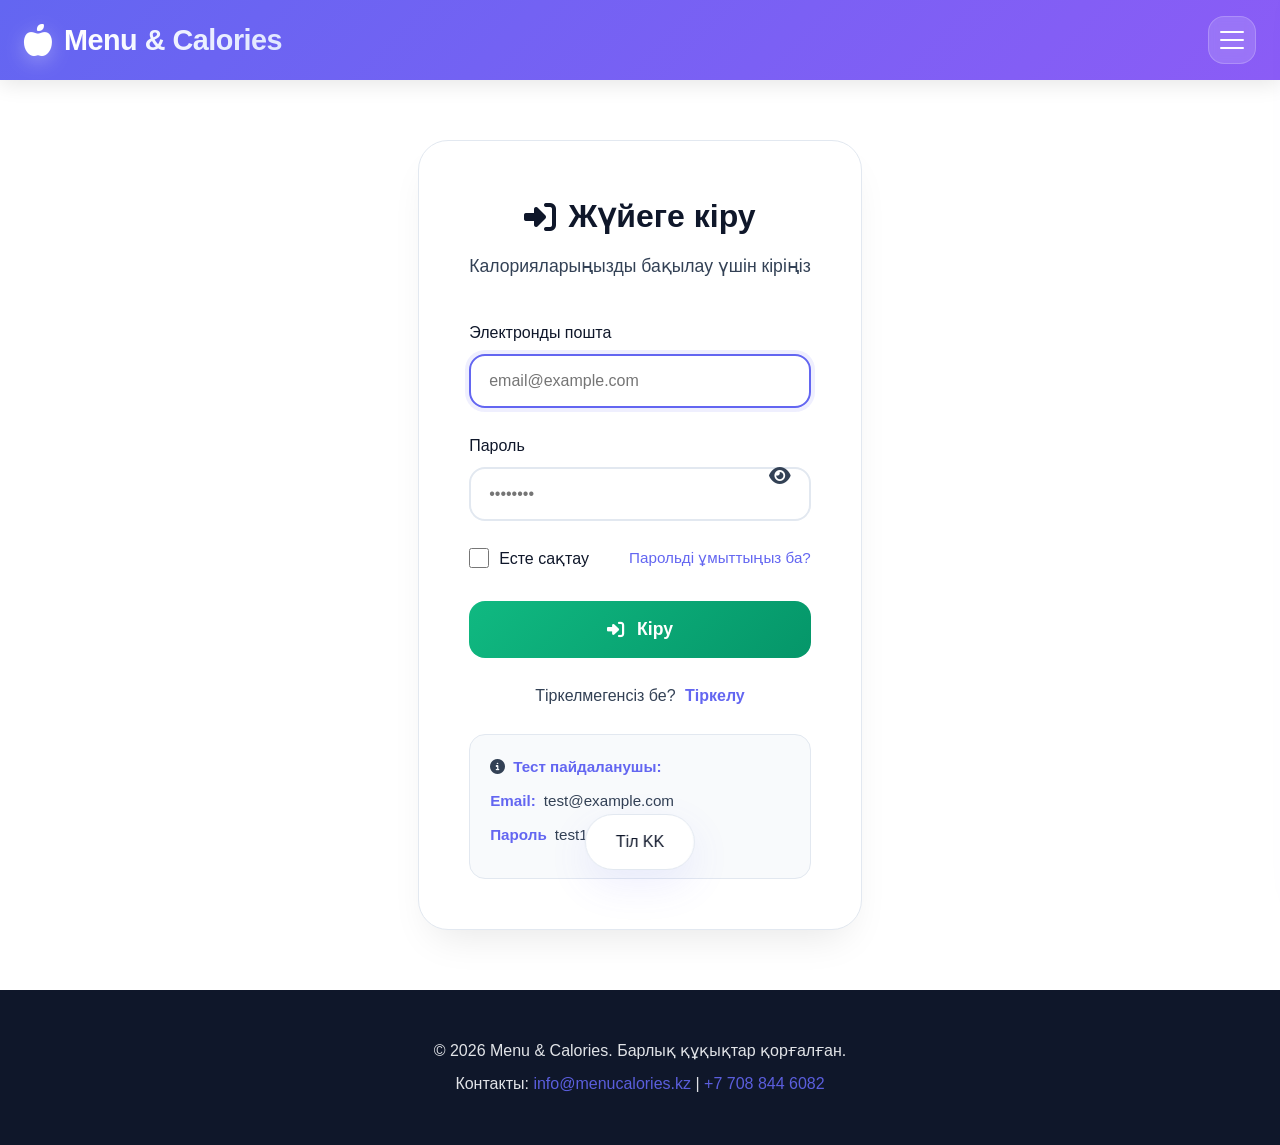
<file: pages/profile.html>
<!DOCTYPE html>
<html lang="kk">
<head>
    <meta charset="UTF-8">
    <meta name="viewport" content="width=device-width, initial-scale=1.0, maximum-scale=1.0, user-scalable=yes">
    <title>Профиль - Menu & Calories</title>
    <!-- ============= PWA СІЛТЕМЕЛЕРІ ============= -->
    <link rel="manifest" href="/manifest.json">
    <meta name="apple-mobile-web-app-capable" content="yes">
    <meta name="apple-mobile-web-app-status-bar-style" content="black-translucent">
    <meta name="apple-mobile-web-app-title" content="MenuCal">
    <meta name="theme-color" content="#6366f1">
    <link rel="apple-touch-icon" href="/img/icon-152x152.png">
    
    <link rel="stylesheet" href="https://cdnjs.cloudflare.com/ajax/libs/font-awesome/6.4.0/css/all.min.css">
    <style>
        /* ============= ТЕМАЛАР ============= */
        :root {
            --bg-primary: #ffffff;
            --bg-secondary: #f8fafc;
            --bg-tertiary: #f1f5f9;
            --text-primary: #0f172a;
            --text-secondary: #334155;
            --text-muted: #64748b;
            --border-color: #e2e8f0;
            --card-bg: #ffffff;
            --card-shadow: 0 20px 40px -15px rgba(0,0,0,0.1);
            --header-bg: linear-gradient(135deg, #6366f1, #8b5cf6);
            --header-text: #ffffff;
            --footer-bg: #0f172a;
            --footer-text: #f8fafc;
            --button-primary: #6366f1;
            --button-primary-hover: #4f46e5;
            --button-success: #10b981;
            --button-success-hover: #059669;
            --button-info: #3b82f6;
            --button-danger: #ef4444;
            --input-bg: #ffffff;
            --input-border: #e2e8f0;
            --modal-bg: #ffffff;
            --shadow-color: rgba(99, 102, 241, 0.1);
            --error-color: #ef4444;
            --success-color: #10b981;
            --transition: all 0.3s ease;
        }

        [data-theme="dark"] {
            --bg-primary: #0f172a;
            --bg-secondary: #1e293b;
            --bg-tertiary: #334155;
            --text-primary: #f8fafc;
            --text-secondary: #cbd5e1;
            --text-muted: #94a3b8;
            --border-color: #334155;
            --card-bg: #1e293b;
            --card-shadow: 0 20px 40px -15px rgba(0,0,0,0.5);
            --header-bg: linear-gradient(135deg, #4f46e5, #7c3aed);
            --header-text: #ffffff;
            --footer-bg: #020617;
            --footer-text: #f8fafc;
            --button-primary: #818cf8;
            --button-primary-hover: #6366f1;
            --button-success: #34d399;
            --button-success-hover: #10b981;
            --button-info: #60a5fa;
            --button-danger: #f87171;
            --input-bg: #334155;
            --input-border: #475569;
            --modal-bg: #1e293b;
            --shadow-color: rgba(0,0,0,0.5);
            --error-color: #f87171;
            --success-color: #34d399;
        }

        * {
            margin: 0;
            padding: 0;
            box-sizing: border-box;
        }

        body {
            font-family: 'Inter', -apple-system, BlinkMacSystemFont, 'Segoe UI', sans-serif;
            line-height: 1.6;
            color: var(--text-primary);
            background-color: var(--bg-primary);
            transition: var(--transition);
        }

        .container {
            max-width: 1280px;
            margin: 0 auto;
            padding: 0 24px;
        }

        /* ============= АНИМАЦИЯЛАР ============= */
        @keyframes fadeIn {
            from { opacity: 0; transform: translateY(20px); }
            to { opacity: 1; transform: translateY(0); }
        }

        @keyframes slideDown {
            from { transform: translateY(-100%); opacity: 0; }
            to { transform: translateY(0); opacity: 1; }
        }

        @keyframes scaleIn {
            from { transform: scale(0.95); opacity: 0; }
            to { transform: scale(1); opacity: 1; }
        }

        @keyframes float {
            0%, 100% { transform: translateY(0); }
            50% { transform: translateY(-5px); }
        }

        /* ============= ХЕДЕР ============= */
        .header {
            background: var(--header-bg);
            color: var(--header-text);
            padding: 16px 0;
            box-shadow: 0 4px 20px rgba(0,0,0,0.1);
            position: sticky;
            top: 0;
            z-index: 100;
        }

        .header .container {
            display: flex;
            justify-content: space-between;
            align-items: center;
        }

        .logo {
            display: flex;
            align-items: center;
            gap: 12px;
        }

        .logo i {
            font-size: 2rem;
            animation: float 3s ease-in-out infinite;
        }

        .logo h1 {
            font-size: 1.8rem;
            font-weight: 700;
            background: linear-gradient(to right, #fff, #e0e7ff);
            -webkit-background-clip: text;
            -webkit-text-fill-color: transparent;
            background-clip: text;
        }

        /* ============= БУРГЕР-МЕНЮ ============= */
        .burger-icon {
            width: 48px;
            height: 48px;
            background: rgba(255,255,255,0.15);
            border-radius: 16px;
            display: flex;
            flex-direction: column;
            justify-content: center;
            align-items: center;
            gap: 6px;
            cursor: pointer;
            transition: var(--transition);
            border: 1px solid rgba(255,255,255,0.2);
        }

        .burger-icon:hover {
            background: rgba(255,255,255,0.25);
            transform: scale(1.05);
        }

        .burger-icon span {
            width: 24px;
            height: 2px;
            background: white;
            border-radius: 2px;
            transition: var(--transition);
        }

        .burger-icon.active span:nth-child(1) {
            transform: rotate(45deg) translate(6px, 6px);
            width: 28px;
        }

        .burger-icon.active span:nth-child(2) {
            opacity: 0;
            transform: translateX(-10px);
        }

        .burger-icon.active span:nth-child(3) {
            transform: rotate(-45deg) translate(6px, -6px);
            width: 28px;
        }

        /* ============= МЕНЮ ПАНЕЛІ ============= */
        .menu-panel {
            position: fixed;
            top: 0;
            right: -420px;
            width: 380px;
            height: 100vh;
            background: var(--modal-bg);
            box-shadow: -10px 0 40px var(--shadow-color);
            z-index: 1000;
            transition: right 0.5s ease;
            overflow-y: auto;
            padding: 28px;
            border-left: 1px solid var(--border-color);
        }

        .menu-panel.active {
            right: 0;
        }

        .menu-panel-header {
            display: flex;
            justify-content: space-between;
            align-items: center;
            padding-bottom: 20px;
            border-bottom: 2px solid var(--border-color);
            margin-bottom: 24px;
        }

        .menu-panel-header h3 {
            color: var(--text-primary);
            font-size: 1.6rem;
            font-weight: 700;
            display: flex;
            align-items: center;
            gap: 10px;
        }

        .close-menu {
            width: 42px;
            height: 42px;
            background: var(--bg-secondary);
            border-radius: 50%;
            display: flex;
            align-items: center;
            justify-content: center;
            cursor: pointer;
            transition: var(--transition);
            color: var(--text-primary);
            font-size: 1.2rem;
        }

        .close-menu:hover {
            background: var(--error-color);
            color: white;
            transform: rotate(180deg);
        }

        .menu-list {
            list-style: none;
            margin-bottom: 28px;
        }

        .menu-list li {
            margin-bottom: 8px;
        }

        .menu-list li a {
            display: flex;
            align-items: center;
            gap: 16px;
            padding: 14px 20px;
            color: var(--text-primary);
            text-decoration: none;
            border-radius: 16px;
            transition: var(--transition);
            font-weight: 500;
        }

        .menu-list li a i {
            width: 24px;
            color: var(--button-primary);
            font-size: 1.2rem;
        }

        .menu-list li a:hover {
            background: linear-gradient(135deg, rgba(99, 102, 241, 0.1), rgba(139, 92, 246, 0.1));
            transform: translateX(8px);
        }

        .menu-list li a.active {
            background: linear-gradient(135deg, var(--button-primary), var(--button-primary-hover));
            color: white;
        }

        .menu-list li a.active i {
            color: white;
        }

        .menu-section {
            margin-bottom: 28px;
            padding: 0 4px;
        }

        .menu-section h4 {
            color: var(--text-secondary);
            margin-bottom: 16px;
            font-size: 0.9rem;
            text-transform: uppercase;
            letter-spacing: 1px;
            display: flex;
            align-items: center;
            gap: 8px;
        }

        .language-buttons {
            display: flex;
            gap: 12px;
        }

        .lang-menu-btn {
            flex: 1;
            padding: 12px;
            border: 2px solid var(--button-primary);
            background: transparent;
            color: var(--text-primary);
            border-radius: 12px;
            cursor: pointer;
            font-weight: 600;
            transition: var(--transition);
            font-size: 1rem;
        }

        .lang-menu-btn:hover {
            background: rgba(99, 102, 241, 0.1);
            transform: translateY(-3px);
        }

        .lang-menu-btn.active {
            background: var(--button-primary);
            color: white;
        }

        .theme-menu-btn {
            width: 100%;
            padding: 14px;
            border: none;
            background: linear-gradient(135deg, var(--button-primary), var(--button-primary-hover));
            color: white;
            border-radius: 14px;
            cursor: pointer;
            display: flex;
            align-items: center;
            justify-content: center;
            gap: 12px;
            transition: var(--transition);
            font-weight: 600;
        }

        .theme-menu-btn:hover {
            transform: translateY(-4px);
            box-shadow: 0 12px 30px rgba(99, 102, 241, 0.4);
        }

        .menu-overlay {
            position: fixed;
            top: 0;
            left: 0;
            width: 100%;
            height: 100%;
            background: rgba(0,0,0,0.5);
            z-index: 999;
            display: none;
        }

        .menu-overlay.active {
            display: block;
            animation: fadeIn 0.3s ease;
        }

        /* ============= PAGE HEADER ============= */
        .page-header {
            background: linear-gradient(135deg, #10b981, #059669);
            color: white;
            padding: 40px 0;
            border-radius: 0 0 40px 40px;
            margin-bottom: 40px;
        }

        .page-header .container {
            display: flex;
            align-items: center;
            gap: 30px;
            flex-wrap: wrap;
        }

        .profile-avatar {
            position: relative;
            width: 100px;
            height: 100px;
        }

        .avatar-img {
            width: 100px;
            height: 100px;
            border-radius: 50%;
            background: rgba(255,255,255,0.2);
            display: flex;
            align-items: center;
            justify-content: center;
            color: white;
            font-size: 3rem;
            border: 3px solid white;
            backdrop-filter: blur(5px);
        }

        .change-avatar {
            position: absolute;
            bottom: 0;
            right: 0;
            background: white;
            color: #10b981;
            width: 32px;
            height: 32px;
            border-radius: 50%;
            display: flex;
            align-items: center;
            justify-content: center;
            cursor: pointer;
            border: 2px solid white;
            transition: var(--transition);
        }

        .change-avatar:hover {
            transform: scale(1.1);
            background: #10b981;
            color: white;
        }

        .profile-title h1 {
            font-size: 2.2rem;
            margin-bottom: 8px;
        }

        .profile-title p {
            opacity: 0.95;
            display: flex;
            align-items: center;
            gap: 8px;
            margin-bottom: 5px;
        }

        /* ============= ПРОФИЛЬ КОНТЕНТІ ============= */
        .profile-section {
            padding: 20px 0 60px;
        }

        .profile-grid {
            display: grid;
            grid-template-columns: 1fr 1fr;
            gap: 30px;
        }

        /* ============= ИНФО КАРТОЧКАЛАР ============= */
        .info-card {
            background: var(--card-bg);
            border-radius: 24px;
            padding: 30px;
            box-shadow: var(--card-shadow);
            border: 1px solid var(--border-color);
            margin-bottom: 30px;
            animation: scaleIn 0.6s ease;
        }

        .info-card h2 {
            color: var(--text-primary);
            font-size: 1.5rem;
            margin-bottom: 25px;
            display: flex;
            align-items: center;
            gap: 10px;
            padding-bottom: 15px;
            border-bottom: 2px solid var(--border-color);
        }

        .info-card h2 i {
            color: var(--button-primary);
        }

        .info-grid {
            display: grid;
            grid-template-columns: repeat(2, 1fr);
            gap: 20px;
        }

        .info-item {
            padding: 15px;
            background: var(--bg-secondary);
            border-radius: 16px;
            transition: var(--transition);
        }

        .info-item:hover {
            transform: translateX(5px);
        }

        .info-label {
            color: var(--text-muted);
            font-size: 0.85rem;
            margin-bottom: 5px;
            display: flex;
            align-items: center;
            gap: 5px;
        }

        .info-value {
            font-weight: 600;
            color: var(--text-primary);
            font-size: 1.1rem;
        }

        /* ============= ФОРМА ============= */
        .form-group {
            margin-bottom: 20px;
        }

        .form-group label {
            display: block;
            margin-bottom: 8px;
            color: var(--text-primary);
            font-weight: 500;
        }

        .form-control {
            width: 100%;
            padding: 14px 16px;
            border: 2px solid var(--input-border);
            border-radius: 16px;
            font-size: 1rem;
            background: var(--input-bg);
            color: var(--text-primary);
            transition: var(--transition);
        }

        .form-control:focus {
            border-color: var(--button-primary);
            outline: none;
            box-shadow: 0 0 0 4px rgba(16,185,129,0.1);
        }

        .form-row {
            display: grid;
            grid-template-columns: 1fr 1fr;
            gap: 20px;
        }

        .btn-save {
            width: 100%;
            padding: 16px;
            background: linear-gradient(135deg, var(--button-primary), var(--button-primary-hover));
            color: white;
            border: none;
            border-radius: 16px;
            font-size: 1.1rem;
            font-weight: 600;
            cursor: pointer;
            transition: var(--transition);
            display: flex;
            align-items: center;
            justify-content: center;
            gap: 10px;
            margin-top: 20px;
        }

        .btn-save:hover {
            transform: translateY(-3px);
            box-shadow: 0 12px 30px rgba(99,102,241,0.4);
        }

        /* ============= МАҚСАТТАР ============= */
        .goals-card {
            background: var(--card-bg);
            border-radius: 24px;
            padding: 30px;
            box-shadow: var(--card-shadow);
            border: 1px solid var(--border-color);
            animation: scaleIn 0.6s ease 0.2s both;
        }

        .goals-card h2 {
            color: var(--text-primary);
            font-size: 1.5rem;
            margin-bottom: 25px;
            display: flex;
            align-items: center;
            gap: 10px;
            padding-bottom: 15px;
            border-bottom: 2px solid var(--border-color);
        }

        .goals-card h2 i {
            color: var(--button-primary);
        }

        .goal-item {
            margin-bottom: 25px;
        }

        .goal-header {
            display: flex;
            justify-content: space-between;
            align-items: center;
            margin-bottom: 10px;
        }

        .goal-header strong {
            color: var(--text-primary);
            font-size: 1.1rem;
        }

        .goal-header span {
            color: var(--button-primary);
            font-weight: 600;
        }

        .goal-progress {
            height: 10px;
            background: var(--bg-secondary);
            border-radius: 5px;
            overflow: hidden;
        }

        .goal-progress-fill {
            height: 100%;
            background: linear-gradient(90deg, var(--button-primary), var(--button-success));
            border-radius: 5px;
            transition: width 0.5s ease;
        }

        .goal-text {
            color: var(--text-muted);
            font-size: 0.9rem;
            margin-top: 5px;
        }

        /* ============= ҚАУІПТІ АЙМАҚ ============= */
        .danger-zone {
            background: rgba(239,68,68,0.1);
            border: 2px solid var(--error-color);
            border-radius: 24px;
            padding: 30px;
            margin-top: 30px;
            animation: fadeIn 0.6s ease 0.4s both;
        }

        .danger-zone h3 {
            color: var(--error-color);
            font-size: 1.3rem;
            margin-bottom: 10px;
            display: flex;
            align-items: center;
            gap: 10px;
        }

        .danger-zone p {
            color: var(--text-secondary);
            margin-bottom: 20px;
        }

        .btn-danger {
            background: var(--error-color);
            color: white;
            padding: 14px 24px;
            border: none;
            border-radius: 16px;
            font-size: 1rem;
            font-weight: 600;
            cursor: pointer;
            transition: var(--transition);
            display: inline-flex;
            align-items: center;
            gap: 10px;
        }

        .btn-danger:hover {
            background: #dc2626;
            transform: translateY(-3px);
            box-shadow: 0 12px 30px rgba(239,68,68,0.3);
        }

        /* ============= ХАБАРЛАМА ============= */
        .success-message {
            background: var(--success-color);
            color: white;
            padding: 16px 24px;
            border-radius: 60px;
            margin-bottom: 30px;
            display: none;
            align-items: center;
            gap: 12px;
            animation: slideDown 0.3s ease;
            box-shadow: 0 10px 25px rgba(16,185,129,0.3);
        }

        .success-message.show {
            display: flex;
        }

        .success-message i {
            font-size: 1.2rem;
        }

        /* ============= ФУТЕР ============= */
        .footer {
            background: var(--footer-bg);
            color: var(--footer-text);
            padding: 40px 0;
            text-align: center;
            margin-top: 40px;
        }

        .footer-links {
            display: flex;
            justify-content: center;
            gap: 30px;
            margin-bottom: 20px;
            flex-wrap: wrap;
        }

        .footer-links a {
            color: var(--footer-text);
            text-decoration: none;
            opacity: 0.8;
            transition: var(--transition);
        }

        .footer-links a:hover {
            opacity: 1;
            color: var(--button-primary);
        }

        .footer p {
            opacity: 0.8;
        }

        /* ============= TOAST ============= */
        .toast {
            position: fixed;
            bottom: 30px;
            left: 50%;
            transform: translateX(-50%) translateY(120px);
            background: var(--modal-bg);
            color: var(--text-primary);
            padding: 14px 30px;
            border-radius: 60px;
            box-shadow: 0 15px 40px var(--shadow-color);
            z-index: 10000;
            opacity: 0;
            transition: all 0.5s;
            border-left: 4px solid var(--success-color);
            font-weight: 500;
        }

        .toast.show {
            transform: translateX(-50%) translateY(0);
            opacity: 1;
        }

        /* ============= МОБИЛЬДІ АДАПТАЦИЯ ============= */
        @media (max-width: 1024px) {
            .profile-grid {
                grid-template-columns: 1fr;
                gap: 20px;
            }
            
            .info-grid {
                grid-template-columns: repeat(2, 1fr);
            }
        }

        @media (max-width: 768px) {
            .container {
                padding: 0 16px;
            }
            
            .menu-panel {
                width: 100%;
                right: -100%;
            }
            
            .page-header .container {
                flex-direction: column;
                align-items: center;
                text-align: center;
            }
            
            .profile-title {
                text-align: center;
            }
            
            .profile-title p {
                justify-content: center;
            }
            
            .info-grid {
                grid-template-columns: 1fr;
            }
            
            .form-row {
                grid-template-columns: 1fr;
            }
            
            .footer-links {
                flex-direction: column;
                gap: 15px;
            }
        }

        @media (max-width: 480px) {
            .logo h1 {
                font-size: 1.2rem;
            }
            
            .logo i {
                font-size: 1.6rem;
            }
            
            .burger-icon {
                width: 42px;
                height: 42px;
            }
            
            .page-header h1 {
                font-size: 1.8rem;
            }
            
            .info-card {
                padding: 20px;
            }
            
            .info-card h2 {
                font-size: 1.3rem;
            }
            
            .goal-header {
                flex-direction: column;
                align-items: flex-start;
                gap: 5px;
            }
            
            .btn-danger {
                width: 100%;
                justify-content: center;
            }
            
            .toast {
                width: 90%;
                text-align: center;
                font-size: 0.9rem;
                padding: 12px 20px;
            }
        }
    </style>
</head>
<body>
    <header class="header">
        <div class="container">
            <div class="logo">
                <i class="fas fa-apple-alt"></i>
                <h1 class="lang-text" data-key="site-title">Menu & Calories</h1>
            </div>
            <div class="burger-icon" id="burgerIcon" onclick="AIFunctions.toggleMenu()">
                <span></span><span></span><span></span>
            </div>
        </div>
    </header>

    <div class="menu-overlay" id="menuOverlay" onclick="AIFunctions.closeMenu()"></div>

    <div class="menu-panel" id="menuPanel">
        <div class="menu-panel-header">
            <h3><i class="fas fa-bars"></i> <span class="lang-text" data-key="menu-title">Меню</span></h3>
            <div class="close-menu" onclick="AIFunctions.closeMenu()"><i class="fas fa-times"></i></div>
        </div>
        <ul class="menu-list">
            <li><a href="../index.html"><i class="fas fa-home"></i> <span class="lang-text" data-key="home">Басты бет</span></a></li>
            <li><a href="about.html"><i class="fas fa-info-circle"></i> <span class="lang-text" data-key="about">Біз туралы</span></a></li>
            <li><a href="blog.html"><i class="fas fa-blog"></i> <span class="lang-text" data-key="blog">Блог</span></a></li>
            <li><a href="contact.html"><i class="fas fa-address-book"></i> <span class="lang-text" data-key="contact">Байланыс</span></a></li>
            <li><a href="menu.html"><i class="fas fa-utensils"></i> <span class="lang-text" data-key="menu">Мәзір</span></a></li>
            <li><a href="calories.html"><i class="fas fa-fire"></i> <span class="lang-text" data-key="calories">Калория</span></a></li>
            <li><a href="dashboard.html"><i class="fas fa-chart-line"></i> <span class="lang-text" data-key="dashboard">Бақылау</span></a></li>
            <li><a href="profile.html" class="active"><i class="fas fa-user"></i> <span class="lang-text" data-key="profile">Профиль</span></a></li>
            <li><a href="login.html"><i class="fas fa-sign-in-alt"></i> <span class="lang-text" data-key="login">Кіру</span></a></li>
            <li><a href="register.html"><i class="fas fa-user-plus"></i> <span class="lang-text" data-key="register">Тіркелу</span></a></li>
        </ul>
        <div class="menu-section">
            <h4><i class="fas fa-globe"></i> <span class="lang-text" data-key="language">Тіл</span></h4>
            <div class="language-buttons">
                <button class="lang-menu-btn" onclick="AIFunctions.switchLanguage('kk')">KZ</button>
                <button class="lang-menu-btn" onclick="AIFunctions.switchLanguage('ru')">RU</button>
                <button class="lang-menu-btn" onclick="AIFunctions.switchLanguage('en')">EN</button>
            </div>
        </div>
        <div class="menu-section">
            <h4><i class="fas fa-palette"></i> <span class="lang-text" data-key="theme">Тема</span></h4>
            <button class="theme-menu-btn" onclick="AIFunctions.toggleTheme()" id="themeMenuBtn">
                <i class="fas fa-moon"></i> <span class="lang-text" data-key="dark-mode">Қараңғы режим</span>
            </button>
        </div>
    </div>

    <section class="page-header">
        <div class="container">
            <div class="profile-avatar">
                <div class="avatar-img" id="avatarIcon">
                    <i class="fas fa-user"></i>
                </div>
                <div class="change-avatar" title="Аватарды өзгерту" onclick="changeAvatar()">
                    <i class="fas fa-camera"></i>
                </div>
            </div>
            
            <div class="profile-title" id="profileHeader">
                <h1 id="profileName">Сеймұхан Салтанат</h1>
                <p><i class="fas fa-envelope"></i> <span id="profileEmail">sms_006@email.kz</span></p>
                <p><i class="fas fa-calendar"></i> <span class="lang-text" data-key="registered">Тіркелген</span>: <span id="profileDate">10 Қаңтар 2026</span></p>
            </div>
        </div>
    </section>

    <section class="profile-section">
        <div class="container">
            <!-- Хабарлама -->
            <div id="successMessage" class="success-message">
                <i class="fas fa-check-circle"></i> <span class="lang-text" data-key="saved">Өзгерістер сәтті сақталды!</span>
            </div>
            
            <div class="profile-grid">
                <!-- Сол жақ баған: Жеке ақпарат және денсаулық параметрлері -->
                <div>
                    <!-- Жеке ақпарат карточкасы -->
                    <div class="info-card">
                        <h2><i class="fas fa-user-circle"></i> <span class="lang-text" data-key="personal-info">Жеке ақпарат</span></h2>
                        
                        <div class="info-grid" id="personalInfo">
                            <div class="info-item">
                                <div class="info-label"><i class="fas fa-user"></i> <span class="lang-text" data-key="fullname">Аты-жөні</span></div>
                                <div class="info-value" id="displayName">Сеймұхан Салтанат</div>
                            </div>
                            
                            <div class="info-item">
                                <div class="info-label"><i class="fas fa-envelope"></i> <span class="lang-text" data-key="email">Электронды пошта</span></div>
                                <div class="info-value" id="displayEmail">sms_006@email.kz</div>
                            </div>
                            
                            <div class="info-item">
                                <div class="info-label"><i class="fas fa-venus-mars"></i> <span class="lang-text" data-key="gender">Жынысы</span></div>
                                <div class="info-value" id="displayGender">Әйел</div>
                            </div>
                            
                            <div class="info-item">
                                <div class="info-label"><i class="fas fa-birthday-cake"></i> <span class="lang-text" data-key="age">Жасы</span></div>
                                <div class="info-value" id="displayAge">18 жас</div>
                            </div>
                        </div>
                    </div>
                    
                    <!-- Денсаулық параметрлері -->
                    <div class="info-card">
                        <h2><i class="fas fa-heartbeat"></i> <span class="lang-text" data-key="health-params">Денсаулық параметрлері</span></h2>
                        
                        <form id="healthForm">
                            <div class="form-row">
                                <div class="form-group">
                                    <label for="height"><span class="lang-text" data-key="height">Бой (см)</span></label>
                                    <input type="number" id="height" class="form-control" min="100" max="250" required>
                                </div>
                                
                                <div class="form-group">
                                    <label for="weight"><span class="lang-text" data-key="current-weight">Ағымдағы салмақ (кг)</span></label>
                                    <input type="number" id="weight" class="form-control" min="30" max="200" step="0.1" required>
                                </div>
                            </div>
                            
                            <div class="form-row">
                                <div class="form-group">
                                    <label for="targetWeight"><span class="lang-text" data-key="target-weight">Мақсатты салмақ (кг)</span></label>
                                    <input type="number" id="targetWeight" class="form-control" min="30" max="200" step="0.1" required>
                                </div>
                                
                                <div class="form-group">
                                    <label for="goal"><span class="lang-text" data-key="goal">Мақсат</span></label>
                                    <select id="goal" class="form-control">
                                        <option value="lose" class="lang-text" data-key="goal-lose">Салмақ азайту</option>
                                        <option value="maintain" class="lang-text" data-key="goal-maintain">Салмақты сақтау</option>
                                        <option value="gain" class="lang-text" data-key="goal-gain">Салмақ қосу</option>
                                    </select>
                                </div>
                            </div>
                            
                            <button type="submit" class="btn-save">
                                <i class="fas fa-save"></i> <span class="lang-text" data-key="save-changes">Өзгерістерді сақтау</span>
                            </button>
                        </form>
                    </div>
                </div>
                
                <!-- Оң жақ баған: Мақсаттар және қауіпті аймақ -->
                <div>
                    <!-- Мақсаттар карточкасы -->
                    <div class="goals-card">
                        <h2><i class="fas fa-bullseye"></i> <span class="lang-text" data-key="my-goals">Мақсаттарым</span></h2>
                        
                        <div id="goalsContainer">
                            <div class="goal-item">
                                <div class="goal-header">
                                    <strong><span class="lang-text" data-key="weight-goal">Салмақ мақсаты</span></strong>
                                    <span id="goalWeightText">68.5 кг → 63.0 кг</span>
                                </div>
                                <div class="goal-progress">
                                    <div id="weightProgress" class="goal-progress-fill" style="width: 60%;"></div>
                                </div>
                                <div class="goal-text" id="goalProgressText">60% орындалды</div>
                            </div>
                            
                            <div class="goal-item">
                                <div class="goal-header">
                                    <strong><span class="lang-text" data-key="daily-steps">Күнделікті қадам</span></strong>
                                    <span>7,500 / 10,000</span>
                                </div>
                                <div class="goal-progress">
                                    <div class="goal-progress-fill" style="width: 75%;"></div>
                                </div>
                                <div class="goal-text">75% орындалды</div>
                            </div>
                            
                            <div class="goal-item">
                                <div class="goal-header">
                                    <strong><span class="lang-text" data-key="daily-water">Су ішу</span></strong>
                                    <span>1.8 / 2.0 л</span>
                                </div>
                                <div class="goal-progress">
                                    <div class="goal-progress-fill" style="width: 90%;"></div>
                                </div>
                                <div class="goal-text">90% орындалды</div>
                            </div>
                        </div>
                    </div>
                    
                    <!-- Қауіпті аймақ -->
                    <div class="danger-zone">
                        <h3><i class="fas fa-exclamation-triangle"></i> <span class="lang-text" data-key="danger-zone">Қауіпті аймақ</span></h3>
                        <p><span class="lang-text" data-key="danger-text">Бұл әрекеттерді қайтару мүмкін емес</span></p>
                        <button class="btn-danger" id="deleteAccountBtn">
                            <i class="fas fa-trash"></i> <span class="lang-text" data-key="delete-account">Аккаунтты жою</span>
                        </button>
                    </div>
                </div>
            </div>
        </div>
    </section>

    <footer class="footer">
        <div class="container">
            <div class="footer-links">
                <a href="about.html" class="lang-text" data-key="about">Біз туралы</a>
                <a href="blog.html" class="lang-text" data-key="blog">Блог</a>
                <a href="contact.html" class="lang-text" data-key="contact">Байланыс</a>
                <a href="menu.html" class="lang-text" data-key="menu">Мәзір</a>
                <a href="calories.html" class="lang-text" data-key="calories">Калория</a>
                <a href="dashboard.html" class="lang-text" data-key="dashboard">Бақылау</a>
                <a href="profile.html" class="lang-text" data-key="profile">Профиль</a>
                <a href="login.html" class="lang-text" data-key="login">Кіру</a>
                <a href="register.html" class="lang-text" data-key="register">Тіркелу</a>
            </div>
            <p>&copy; 2026 <span class="lang-text" data-key="site-title">Menu & Calories</span>. <span class="lang-text" data-key="copyright">Барлық құқықтар қорғалған.</span></p>
        </div>
    </footer>

    <div class="toast" id="toast"></div>

    <script>
        const translations = {
            kk: {
                'site-title': 'Menu & Calories',
                'home': 'Басты бет',
                'about': 'Біз туралы',
                'blog': 'Блог',
                'contact': 'Байланыс',
                'menu': 'Мәзір',
                'calories': 'Калория',
                'dashboard': 'Бақылау',
                'profile': 'Профиль',
                'login': 'Кіру',
                'register': 'Тіркелу',
                'menu-title': 'Меню',
                'language': 'Тіл',
                'theme': 'Тема',
                'dark-mode': 'Қараңғы режим',
                'registered': 'Тіркелген',
                'personal-info': 'Жеке ақпарат',
                'fullname': 'Аты-жөні',
                'email': 'Электронды пошта',
                'gender': 'Жынысы',
                'age': 'Жасы',
                'female': 'Әйел',
                'male': 'Ер',
                'health-params': 'Денсаулық параметрлері',
                'height': 'Бой (см)',
                'current-weight': 'Ағымдағы салмақ (кг)',
                'target-weight': 'Мақсатты салмақ (кг)',
                'goal': 'Мақсат',
                'goal-lose': 'Салмақ азайту',
                'goal-maintain': 'Салмақты сақтау',
                'goal-gain': 'Салмақ қосу',
                'save-changes': 'Өзгерістерді сақтау',
                'saved': 'Өзгерістер сәтті сақталды!',
                'my-goals': 'Мақсаттарым',
                'weight-goal': 'Салмақ мақсаты',
                'daily-steps': 'Күнделікті қадам',
                'daily-water': 'Су ішу',
                'danger-zone': 'Қауіпті аймақ',
                'danger-text': 'Бұл әрекеттерді қайтару мүмкін емес',
                'delete-account': 'Аккаунтты жою',
                'copyright': 'Барлық құқықтар қорғалған.'
            },
            ru: {
                'site-title': 'Menu & Calories',
                'home': 'Главная',
                'about': 'О нас',
                'blog': 'Блог',
                'contact': 'Контакты',
                'menu': 'Меню',
                'calories': 'Калории',
                'dashboard': 'Панель',
                'profile': 'Профиль',
                'login': 'Вход',
                'register': 'Регистрация',
                'menu-title': 'Меню',
                'language': 'Язык',
                'theme': 'Тема',
                'dark-mode': 'Темный режим',
                'registered': 'Зарегистрирован',
                'personal-info': 'Личная информация',
                'fullname': 'Полное имя',
                'email': 'Электронная почта',
                'gender': 'Пол',
                'age': 'Возраст',
                'female': 'Женщина',
                'male': 'Мужчина',
                'health-params': 'Параметры здоровья',
                'height': 'Рост (см)',
                'current-weight': 'Текущий вес (кг)',
                'target-weight': 'Целевой вес (кг)',
                'goal': 'Цель',
                'goal-lose': 'Похудеть',
                'goal-maintain': 'Поддерживать вес',
                'goal-gain': 'Набрать вес',
                'save-changes': 'Сохранить изменения',
                'saved': 'Изменения успешно сохранены!',
                'my-goals': 'Мои цели',
                'weight-goal': 'Цель по весу',
                'daily-steps': 'Ежедневные шаги',
                'daily-water': 'Питье воды',
                'danger-zone': 'Опасная зона',
                'danger-text': 'Эти действия невозможно отменить',
                'delete-account': 'Удалить аккаунт',
                'copyright': 'Все права защищены.'
            },
            en: {
                'site-title': 'Menu & Calories',
                'home': 'Home',
                'about': 'About',
                'blog': 'Blog',
                'contact': 'Contact',
                'menu': 'Menu',
                'calories': 'Calories',
                'dashboard': 'Dashboard',
                'profile': 'Profile',
                'login': 'Login',
                'register': 'Register',
                'menu-title': 'Menu',
                'language': 'Language',
                'theme': 'Theme',
                'dark-mode': 'Dark mode',
                'registered': 'Registered',
                'personal-info': 'Personal Info',
                'fullname': 'Full name',
                'email': 'Email',
                'gender': 'Gender',
                'age': 'Age',
                'female': 'Female',
                'male': 'Male',
                'health-params': 'Health parameters',
                'height': 'Height (cm)',
                'current-weight': 'Current weight (kg)',
                'target-weight': 'Target weight (kg)',
                'goal': 'Goal',
                'goal-lose': 'Lose weight',
                'goal-maintain': 'Maintain weight',
                'goal-gain': 'Gain weight',
                'save-changes': 'Save changes',
                'saved': 'Changes saved successfully!',
                'my-goals': 'My goals',
                'weight-goal': 'Weight goal',
                'daily-steps': 'Daily steps',
                'daily-water': 'Water intake',
                'danger-zone': 'Danger zone',
                'danger-text': 'These actions cannot be undone',
                'delete-account': 'Delete account',
                'copyright': 'All rights reserved.'
            }
        };

        const STORAGE_KEYS = {
            USER_DATA: 'menuCalories_userData',
            HEALTH_DATA: 'menuCalories_healthData',
            SETTINGS: 'menuCalories_settings',
            IS_LOGGED_IN: 'menuCalories_isLoggedIn'
        };

        const AIFunctions = {
            toggleMenu: function() {
                document.getElementById('menuPanel').classList.toggle('active');
                document.getElementById('menuOverlay').classList.toggle('active');
                document.getElementById('burgerIcon').classList.toggle('active');
                document.body.style.overflow = document.body.style.overflow === 'hidden' ? 'auto' : 'hidden';
            },

            closeMenu: function() {
                document.getElementById('menuPanel').classList.remove('active');
                document.getElementById('menuOverlay').classList.remove('active');
                document.getElementById('burgerIcon').classList.remove('active');
                document.body.style.overflow = 'auto';
            },

            switchLanguage: function(lang) {
                localStorage.setItem('preferred-language', lang);
                document.documentElement.lang = lang;
                
                document.querySelectorAll('.lang-text').forEach(el => {
                    const key = el.getAttribute('data-key');
                    if (key && translations[lang] && translations[lang][key]) {
                        el.textContent = translations[lang][key];
                    }
                });
                
                document.querySelectorAll('.lang-menu-btn').forEach(btn => {
                    btn.classList.remove('active');
                    if (btn.textContent.toLowerCase().includes(lang)) {
                        btn.classList.add('active');
                    }
                });

                this.showToast(translations[lang]['language'] + ' ' + lang.toUpperCase());
            },

            toggleTheme: function() {
                const current = document.documentElement.getAttribute('data-theme');
                const newTheme = current === 'dark' ? 'light' : 'dark';
                
                localStorage.setItem('preferred-theme', newTheme);
                document.documentElement.setAttribute('data-theme', newTheme);
                
                const themeBtn = document.getElementById('themeMenuBtn');
                const icon = themeBtn.querySelector('i');
                
                if (newTheme === 'dark') {
                    icon.className = 'fas fa-sun';
                    this.showToast('Қараңғы режим');
                } else {
                    icon.className = 'fas fa-moon';
                    this.showToast('Жарық режим');
                }
            },

            showToast: function(message) {
                const toast = document.getElementById('toast');
                toast.textContent = message;
                toast.classList.add('show');
                setTimeout(() => toast.classList.remove('show'), 3000);
            }
        };

        // === ПАЙДАЛАНУШЫ КІРГЕНІН ТЕКСЕРУ ===
        function checkAuth() {
            if (localStorage.getItem(STORAGE_KEYS.IS_LOGGED_IN) !== 'true') {
                window.location.href = 'login.html';
                return false;
            }
            return true;
        }

        // === ПРОФИЛЬ ДЕРЕКТЕРІН ЖҮКТЕУ ===
        function loadProfileData() {
            const userData = JSON.parse(localStorage.getItem(STORAGE_KEYS.USER_DATA)) || {
                fullname: 'Сеймұхан Салтанат',
                email: 'sms_006@email.kz',
                registerDate: new Date().toLocaleDateString('kk-KZ', { year: 'numeric', month: 'long', day: 'numeric' })
            };
            
            const healthData = JSON.parse(localStorage.getItem(STORAGE_KEYS.HEALTH_DATA)) || {
                age: '18',
                gender: 'female',
                height: '168',
                weight: '65.5',
                targetWeight: '58',
                goal: 'lose'
            };
            
            // Хедерді жаңарту
            document.getElementById('profileName').textContent = userData.fullname || 'Сеймұхан Салтанат';
            document.getElementById('profileEmail').textContent = userData.email || 'sms_006@email.kz';
            document.getElementById('profileDate').textContent = userData.registerDate || '10 Қаңтар 2026';
            
            // Жеке ақпаратты жаңарту
            document.getElementById('displayName').textContent = userData.fullname || 'Сеймұхан Салтанат';
            document.getElementById('displayEmail').textContent = userData.email || 'sms_006@email.kz';
            
            const genderText = healthData.gender === 'female' ? 
                (localStorage.getItem('preferred-language') === 'ru' ? 'Женщина' : 
                 localStorage.getItem('preferred-language') === 'en' ? 'Female' : 'Әйел') : 
                (localStorage.getItem('preferred-language') === 'ru' ? 'Мужчина' : 
                 localStorage.getItem('preferred-language') === 'en' ? 'Male' : 'Ер');
            document.getElementById('displayGender').textContent = genderText;
            document.getElementById('displayAge').textContent = (healthData.age || '18') + ' жас';
            
            // Форманы толтыру
            document.getElementById('height').value = healthData.height || '168';
            document.getElementById('weight').value = healthData.weight || '65.5';
            document.getElementById('targetWeight').value = healthData.targetWeight || '58';
            document.getElementById('goal').value = healthData.goal || 'lose';
            
            // Мақсаттарды жаңарту
            updateGoalsDisplay(healthData);
        }

        // === МАҚСАТТАРДЫ ЖАҢАРТУ ===
        function updateGoalsDisplay(healthData) {
            const currentWeight = parseFloat(healthData.weight) || 65.5;
            const targetWeight = parseFloat(healthData.targetWeight) || 58;
            const startWeight = parseFloat(healthData.startWeight) || (currentWeight + 3.5);
            
            if (!healthData.startWeight) {
                healthData.startWeight = startWeight;
                localStorage.setItem(STORAGE_KEYS.HEALTH_DATA, JSON.stringify(healthData));
            }
            
            document.getElementById('goalWeightText').textContent = `${startWeight.toFixed(1)} кг → ${targetWeight.toFixed(1)} кг`;
            
            const totalLoss = startWeight - targetWeight;
            const currentLoss = startWeight - currentWeight;
            let progressPercent = 0;
            
            if (totalLoss > 0) {
                progressPercent = Math.min(100, Math.max(0, (currentLoss / totalLoss) * 100));
            }
            
            document.getElementById('weightProgress').style.width = `${progressPercent}%`;
            document.getElementById('goalProgressText').textContent = `${Math.round(progressPercent)}% орындалды`;
        }

        // === ДЕРЕКТЕРДІ САҚТАУ ===
        document.getElementById('healthForm').addEventListener('submit', function(e) {
            e.preventDefault();
            
            const healthData = JSON.parse(localStorage.getItem(STORAGE_KEYS.HEALTH_DATA)) || {};
            
            healthData.height = document.getElementById('height').value;
            healthData.weight = document.getElementById('weight').value;
            healthData.targetWeight = document.getElementById('targetWeight').value;
            healthData.goal = document.getElementById('goal').value;
            
            localStorage.setItem(STORAGE_KEYS.HEALTH_DATA, JSON.stringify(healthData));
            
            updateGoalsDisplay(healthData);
            
            document.getElementById('successMessage').classList.add('show');
            setTimeout(() => {
                document.getElementById('successMessage').classList.remove('show');
            }, 3000);
            
            // Калорияны есептеу
            calculateDailyCalories(healthData);
        });

        // === КАЛОРИЯНЫ ЕСЕПТЕУ ===
        function calculateDailyCalories(healthData) {
            const weight = parseFloat(healthData.weight) || 65.5;
            const height = parseFloat(healthData.height) || 168;
            const age = parseFloat(healthData.age) || 28;
            const gender = healthData.gender || 'female';
            
            let bmr = gender === 'female' 
                ? 10 * weight + 6.25 * height - 5 * age - 161
                : 10 * weight + 6.25 * height - 5 * age + 5;
            
            let dailyCalories = Math.round(bmr * 1.375);
            
            if (healthData.goal === 'lose') dailyCalories -= 500;
            else if (healthData.goal === 'gain') dailyCalories += 300;
            
            const calorieData = {
                limit: dailyCalories,
                consumed: 0,
                remaining: dailyCalories,
                burned: 0,
                date: new Date().toISOString()
            };
            
            localStorage.setItem('menuCalories_calorieData', JSON.stringify(calorieData));
        }

        // === АВАТАРДЫ ӨЗГЕРТУ ===
        window.changeAvatar = function() {
            AIFunctions.showToast('Аватарды өзгерту функциясы әзірленуде');
        };

        // === АККАУНТТЫ ЖОЮ ===
        document.getElementById('deleteAccountBtn').addEventListener('click', function() {
            const lang = localStorage.getItem('preferred-language') || 'kk';
            const confirmMsg = lang === 'kk' ? 'Сіз шынымен аккаунтыңызды жойғыңыз келе ме? Бұл әрекетті қайтару мүмкін емес.' :
                              lang === 'ru' ? 'Вы действительно хотите удалить аккаунт? Это действие нельзя отменить.' :
                              'Are you sure you want to delete your account? This action cannot be undone.';
            
            if (confirm(confirmMsg)) {
                localStorage.removeItem(STORAGE_KEYS.USER_DATA);
                localStorage.removeItem(STORAGE_KEYS.HEALTH_DATA);
                localStorage.removeItem(STORAGE_KEYS.SETTINGS);
                localStorage.removeItem('menuCalories_calorieData');
                localStorage.setItem(STORAGE_KEYS.IS_LOGGED_IN, 'false');
                
                AIFunctions.showToast(lang === 'kk' ? 'Аккаунт жойылды' : lang === 'ru' ? 'Аккаунт удален' : 'Account deleted');
                setTimeout(() => window.location.href = '../index.html', 1000);
            }
        });

        // === БЕТ ЖҮКТЕЛГЕНДЕ ===
        document.addEventListener('DOMContentLoaded', function() {
            if (!checkAuth()) return;
            
            const savedLang = localStorage.getItem('preferred-language') || 'kk';
            const savedTheme = localStorage.getItem('preferred-theme') || 'light';
            
            document.documentElement.setAttribute('data-theme', savedTheme);
            AIFunctions.switchLanguage(savedLang);
            
            if (savedTheme === 'dark') {
                document.getElementById('themeMenuBtn').querySelector('i').className = 'fas fa-sun';
            }
            
            loadProfileData();
            
            document.addEventListener('keydown', function(e) {
                if (e.key === 'Escape') {
                    AIFunctions.closeMenu();
                }
            });
        });

        window.AIFunctions = AIFunctions;
    </script>
</body>
</html>
</file>
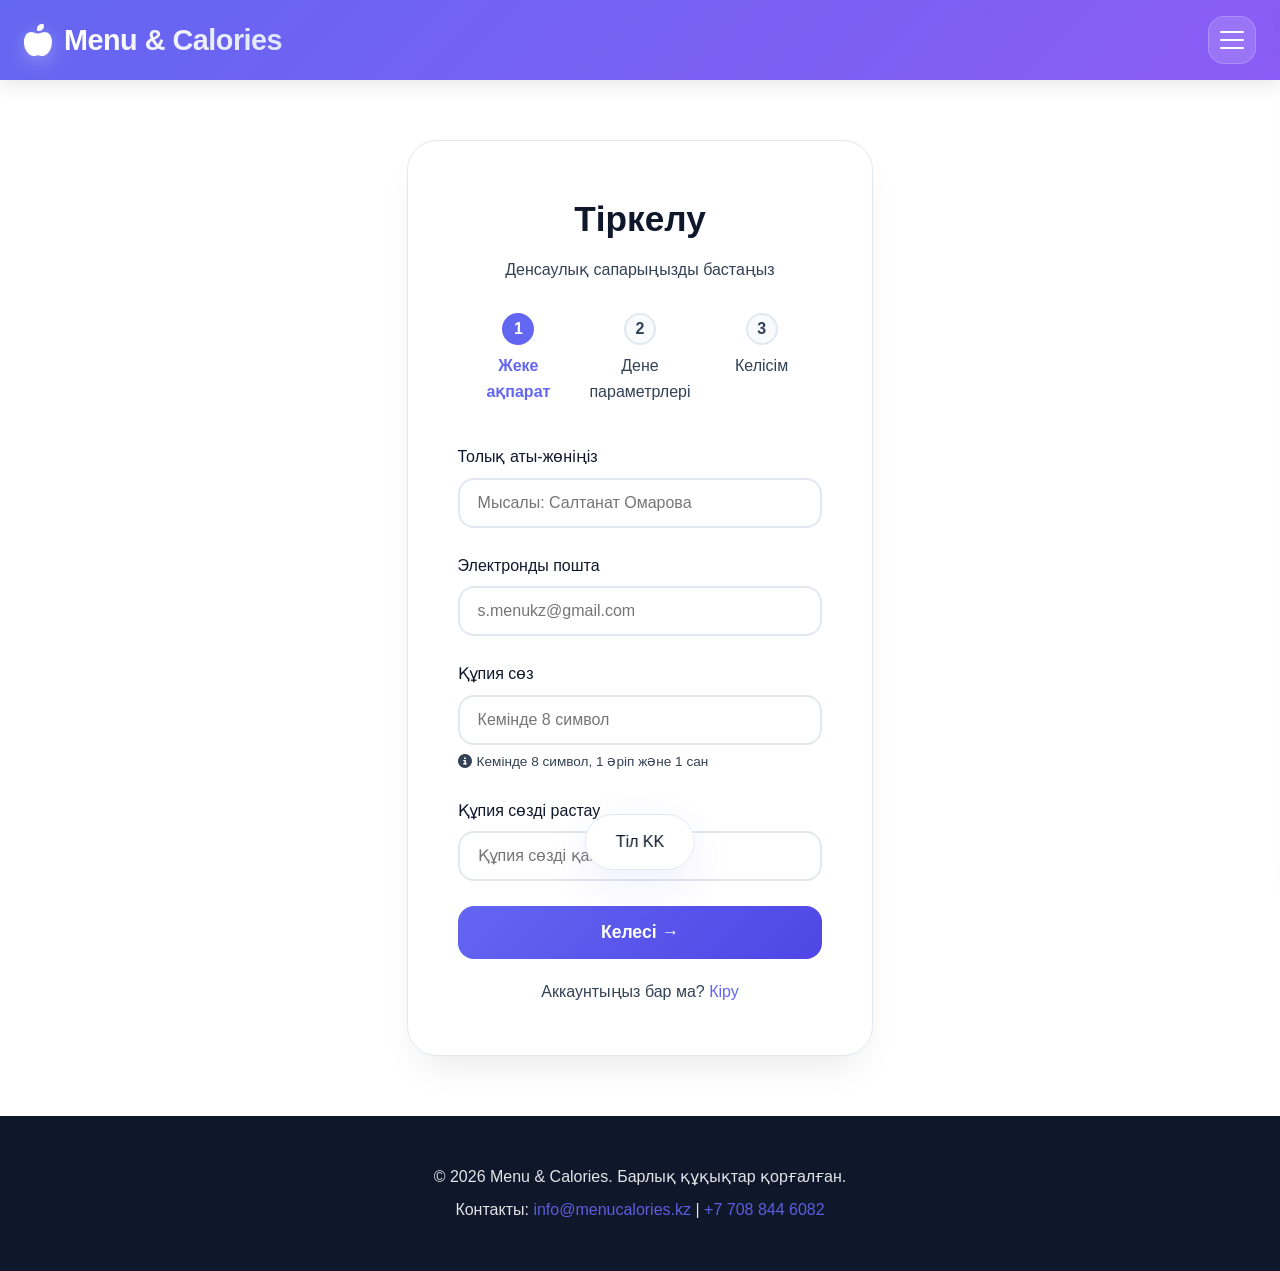
<file: pages/register.html>
<!DOCTYPE html>
<html lang="kk">
<head>
    <meta charset="UTF-8">
    <meta name="viewport" content="width=device-width, initial-scale=1.0">
    <title>Тіркелу - Menu & Calories</title>
    <!-- ============= PWA СІЛТЕМЕЛЕРІ ============= -->
    <link rel="manifest" href="/manifest.json">
    <meta name="apple-mobile-web-app-capable" content="yes">
    <meta name="apple-mobile-web-app-status-bar-style" content="black-translucent">
    <meta name="apple-mobile-web-app-title" content="MenuCal">
    <meta name="theme-color" content="#6366f1">
    <link rel="apple-touch-icon" href="/img/icon-152x152.png">
    
    <link rel="stylesheet" href="https://cdnjs.cloudflare.com/ajax/libs/font-awesome/6.4.0/css/all.min.css">
    <style>
        /* ============= ТЕМАЛАР ============= */
        :root {
            --bg-primary: #ffffff;
            --bg-secondary: #f8fafc;
            --text-primary: #0f172a;
            --text-secondary: #334155;
            --border-color: #e2e8f0;
            --card-bg: #ffffff;
            --card-shadow: 0 20px 40px -15px rgba(0,0,0,0.1);
            --header-bg: linear-gradient(135deg, #6366f1, #8b5cf6);
            --header-text: #ffffff;
            --footer-bg: #0f172a;
            --footer-text: #f8fafc;
            --button-primary: #6366f1;
            --button-primary-hover: #4f46e5;
            --input-bg: #ffffff;
            --input-border: #e2e8f0;
            --modal-bg: #ffffff;
            --shadow-color: rgba(99, 102, 241, 0.1);
            --transition: all 0.3s cubic-bezier(0.4, 0, 0.2, 1);
        }

        [data-theme="dark"] {
            --bg-primary: #0f172a;
            --bg-secondary: #1e293b;
            --text-primary: #f8fafc;
            --text-secondary: #cbd5e1;
            --border-color: #334155;
            --card-bg: #1e293b;
            --card-shadow: 0 20px 40px -15px rgba(0,0,0,0.5);
            --header-bg: linear-gradient(135deg, #4f46e5, #7c3aed);
            --header-text: #ffffff;
            --footer-bg: #020617;
            --footer-text: #f8fafc;
            --button-primary: #818cf8;
            --button-primary-hover: #6366f1;
            --input-bg: #334155;
            --input-border: #475569;
            --modal-bg: #1e293b;
            --shadow-color: rgba(0,0,0,0.5);
        }

        * {
            margin: 0;
            padding: 0;
            box-sizing: border-box;
        }

        body {
            font-family: 'Inter', -apple-system, BlinkMacSystemFont, 'Segoe UI', sans-serif;
            line-height: 1.6;
            color: var(--text-primary);
            background-color: var(--bg-primary);
            transition: var(--transition);
        }

        .container {
            max-width: 1280px;
            margin: 0 auto;
            padding: 0 24px;
        }

        /* ============= АНИМАЦИЯЛАР ============= */
        @keyframes fadeIn {
            from { opacity: 0; transform: translateY(20px); }
            to { opacity: 1; transform: translateY(0); }
        }

        @keyframes slideDown {
            from { transform: translateY(-100%); opacity: 0; }
            to { transform: translateY(0); opacity: 1; }
        }

        /* ============= ХЕДЕР ============= */
        .header {
            background: var(--header-bg);
            color: var(--header-text);
            padding: 16px 0;
            box-shadow: 0 4px 20px rgba(0,0,0,0.1);
            position: sticky;
            top: 0;
            z-index: 100;
            backdrop-filter: blur(10px);
        }

        .header .container {
            display: flex;
            justify-content: space-between;
            align-items: center;
        }

        .logo {
            display: flex;
            align-items: center;
            gap: 12px;
        }

        .logo i {
            font-size: 2rem;
            filter: drop-shadow(0 5px 10px rgba(255,255,255,0.3));
        }

        .logo h1 {
            font-size: 1.8rem;
            font-weight: 700;
            letter-spacing: -0.5px;
            background: linear-gradient(to right, #fff, #e0e7ff);
            -webkit-background-clip: text;
            -webkit-text-fill-color: transparent;
            background-clip: text;
        }

        /* ============= БУРГЕР-МЕНЮ ============= */
        .burger-icon {
            width: 48px;
            height: 48px;
            background: rgba(255,255,255,0.15);
            border-radius: 16px;
            display: flex;
            flex-direction: column;
            justify-content: center;
            align-items: center;
            gap: 6px;
            cursor: pointer;
            transition: var(--transition);
            border: 1px solid rgba(255,255,255,0.2);
            backdrop-filter: blur(5px);
        }

        .burger-icon:hover {
            background: rgba(255,255,255,0.25);
            transform: scale(1.05);
        }

        .burger-icon span {
            width: 24px;
            height: 2px;
            background: white;
            border-radius: 2px;
            transition: var(--transition);
        }

        .burger-icon.active span:nth-child(1) {
            transform: rotate(45deg) translate(6px, 6px);
            width: 28px;
        }

        .burger-icon.active span:nth-child(2) {
            opacity: 0;
            transform: translateX(-10px);
        }

        .burger-icon.active span:nth-child(3) {
            transform: rotate(-45deg) translate(6px, -6px);
            width: 28px;
        }

        /* ============= МЕНЮ ПАНЕЛІ ============= */
        .menu-panel {
            position: fixed;
            top: 0;
            right: -420px;
            width: 380px;
            height: 100vh;
            background: var(--modal-bg);
            box-shadow: -10px 0 40px var(--shadow-color);
            z-index: 1000;
            transition: right 0.5s cubic-bezier(0.4, 0, 0.2, 1);
            overflow-y: auto;
            padding: 28px;
            border-left: 1px solid var(--border-color);
        }

        .menu-panel.active {
            right: 0;
        }

        .menu-panel-header {
            display: flex;
            justify-content: space-between;
            align-items: center;
            padding-bottom: 20px;
            border-bottom: 2px solid var(--border-color);
            margin-bottom: 24px;
        }

        .menu-panel-header h3 {
            color: var(--text-primary);
            font-size: 1.6rem;
            font-weight: 700;
            display: flex;
            align-items: center;
            gap: 10px;
        }

        .close-menu {
            width: 42px;
            height: 42px;
            background: var(--bg-secondary);
            border-radius: 50%;
            display: flex;
            align-items: center;
            justify-content: center;
            cursor: pointer;
            transition: var(--transition);
            color: var(--text-primary);
            font-size: 1.2rem;
        }

        .close-menu:hover {
            background: #ef4444;
            color: white;
            transform: rotate(180deg);
        }

        .menu-list {
            list-style: none;
            margin-bottom: 28px;
        }

        .menu-list li {
            margin-bottom: 8px;
        }

        .menu-list li a {
            display: flex;
            align-items: center;
            gap: 16px;
            padding: 14px 20px;
            color: var(--text-primary);
            text-decoration: none;
            border-radius: 16px;
            transition: var(--transition);
            font-weight: 500;
        }

        .menu-list li a i {
            width: 24px;
            color: var(--button-primary);
            font-size: 1.2rem;
        }

        .menu-list li a:hover {
            background: linear-gradient(135deg, rgba(99, 102, 241, 0.1), rgba(139, 92, 246, 0.1));
            transform: translateX(8px);
        }

        .menu-list li a.active {
            background: linear-gradient(135deg, var(--button-primary), var(--button-primary-hover));
            color: white;
            box-shadow: 0 8px 20px rgba(99, 102, 241, 0.3);
        }

        .menu-list li a.active i {
            color: white;
        }

        .menu-section {
            margin-bottom: 28px;
            padding: 0 4px;
        }

        .menu-section h4 {
            color: var(--text-secondary);
            margin-bottom: 16px;
            font-size: 0.9rem;
            text-transform: uppercase;
            letter-spacing: 1px;
            display: flex;
            align-items: center;
            gap: 8px;
        }

        .language-buttons {
            display: flex;
            gap: 12px;
        }

        .lang-menu-btn {
            flex: 1;
            padding: 12px;
            border: 2px solid var(--button-primary);
            background: transparent;
            color: var(--text-primary);
            border-radius: 12px;
            cursor: pointer;
            font-weight: 600;
            transition: var(--transition);
            font-size: 1rem;
        }

        .lang-menu-btn:hover {
            background: rgba(99, 102, 241, 0.1);
            transform: translateY(-3px);
        }

        .lang-menu-btn.active {
            background: var(--button-primary);
            color: white;
            border-color: var(--button-primary);
            box-shadow: 0 8px 20px rgba(99, 102, 241, 0.3);
        }

        .theme-menu-btn {
            width: 100%;
            padding: 14px;
            border: none;
            background: linear-gradient(135deg, var(--button-primary), var(--button-primary-hover));
            color: white;
            border-radius: 14px;
            cursor: pointer;
            font-size: 1rem;
            display: flex;
            align-items: center;
            justify-content: center;
            gap: 12px;
            transition: var(--transition);
            font-weight: 600;
        }

        .theme-menu-btn:hover {
            transform: translateY(-4px);
            box-shadow: 0 12px 30px rgba(99, 102, 241, 0.4);
        }

        .theme-menu-btn i {
            font-size: 1.2rem;
        }

        .menu-overlay {
            position: fixed;
            top: 0;
            left: 0;
            width: 100%;
            height: 100%;
            background: rgba(0,0,0,0.5);
            z-index: 999;
            display: none;
            backdrop-filter: blur(5px);
        }

        .menu-overlay.active {
            display: block;
            animation: fadeIn 0.3s ease;
        }

        /* ============= РЕГИСТРАЦИЯ ============= */
        .auth-section {
            padding: 60px 0;
            min-height: calc(100vh - 200px);
            display: flex;
            align-items: center;
            background: var(--bg-primary);
        }
        
        .auth-container {
            max-width: 600px;
            margin: 0 auto;
            background: var(--card-bg);
            border-radius: 30px;
            box-shadow: var(--card-shadow);
            padding: 50px;
            border: 1px solid var(--border-color);
            animation: fadeIn 0.6s ease;
        }
        
        .auth-header {
            text-align: center;
            margin-bottom: 30px;
        }
        
        .auth-header h2 {
            color: var(--text-primary);
            font-size: 2.2rem;
            margin-bottom: 10px;
            font-weight: 700;
        }
        
        .auth-header p {
            color: var(--text-secondary);
        }
        
        .step-indicator {
            display: flex;
            justify-content: space-between;
            margin-bottom: 40px;
            position: relative;
        }
        
        .step-indicator::before {
            content: '';
            position: absolute;
            top: 15px;
            left: 0;
            right: 0;
            height: 2px;
            background: var(--border-color);
            z-index: 1;
        }
        
        .step {
            flex: 1;
            text-align: center;
            color: var(--text-secondary);
            position: relative;
            z-index: 2;
            background: var(--card-bg);
            padding: 0 10px;
        }
        
        .step.active {
            color: var(--button-primary);
            font-weight: 600;
        }
        
        .step-number {
            width: 32px;
            height: 32px;
            background: var(--bg-secondary);
            border: 2px solid var(--border-color);
            border-radius: 50%;
            display: flex;
            align-items: center;
            justify-content: center;
            margin: 0 auto 8px;
            color: var(--text-secondary);
            font-weight: 600;
            transition: var(--transition);
        }
        
        .step.active .step-number {
            background: var(--button-primary);
            border-color: var(--button-primary);
            color: white;
        }
        
        .auth-form .form-group {
            margin-bottom: 25px;
        }
        
        .auth-form label {
            display: block;
            margin-bottom: 8px;
            color: var(--text-primary);
            font-weight: 500;
        }
        
        .auth-form input[type="text"],
        .auth-form input[type="email"],
        .auth-form input[type="password"],
        .auth-form input[type="number"],
        .auth-form select {
            width: 100%;
            padding: 14px 18px;
            border: 2px solid var(--input-border);
            border-radius: 16px;
            font-size: 1rem;
            transition: var(--transition);
            background: var(--input-bg);
            color: var(--text-primary);
        }
        
        .auth-form input:focus,
        .auth-form select:focus {
            border-color: var(--button-primary);
            outline: none;
            box-shadow: 0 0 0 4px rgba(99, 102, 241, 0.1);
        }
        
        .password-match-status {
            font-size: 0.9rem;
            margin-top: 8px;
            padding-left: 5px;
        }
        
        .match-success {
            color: #10b981;
        }
        
        .match-error {
            color: #ef4444;
        }
        
        .terms-group {
            margin-bottom: 30px;
        }
        
        .checkbox-label {
            display: flex !important;
            align-items: center !important;
            gap: 12px !important;
            cursor: pointer;
            color: var(--text-primary);
            font-size: 0.95rem;
        }
        
        .checkbox-label input[type="checkbox"] {
            width: 20px;
            height: 20px;
            cursor: pointer;
            accent-color: var(--button-primary);
        }
        
        .checkbox-label a {
            color: var(--button-primary);
            text-decoration: none;
            font-weight: 500;
        }
        
        .checkbox-label a:hover {
            text-decoration: underline;
        }
        
        .auth-btn {
            width: 100%;
            padding: 16px;
            background: linear-gradient(135deg, var(--button-primary), var(--button-primary-hover));
            color: white;
            border: none;
            border-radius: 16px;
            font-size: 1.1rem;
            font-weight: 600;
            cursor: pointer;
            transition: var(--transition);
            margin-bottom: 20px;
        }
        
        .auth-btn:hover {
            transform: translateY(-3px);
            box-shadow: 0 12px 30px rgba(99, 102, 241, 0.4);
        }
        
        .auth-btn:disabled {
            opacity: 0.6;
            cursor: not-allowed;
            transform: none;
        }
        
        .auth-footer {
            text-align: center;
            color: var(--text-secondary);
        }
        
        .auth-footer a {
            color: var(--button-primary);
            text-decoration: none;
            font-weight: 500;
        }
        
        .auth-footer a:hover {
            text-decoration: underline;
        }
        
        .input-hint {
            font-size: 0.85rem;
            color: var(--text-secondary);
            margin-top: 6px;
            display: flex;
            align-items: center;
            gap: 5px;
        }
        
        /* ============= ФУТЕР ============= */
        .footer {
            background: var(--footer-bg);
            color: var(--footer-text);
            padding: 40px 0;
            text-align: center;
        }

        .footer p {
            opacity: 0.9;
            margin: 8px 0;
        }

        .footer a {
            color: var(--button-primary);
            text-decoration: none;
            transition: var(--transition);
        }

        .footer a:hover {
            color: var(--button-primary-hover);
            text-decoration: underline;
        }

        /* ============= TOAST ============= */
        .toast {
            position: fixed;
            bottom: 30px;
            left: 50%;
            transform: translateX(-50%) translateY(120px);
            background: var(--modal-bg);
            color: var(--text-primary);
            padding: 14px 30px;
            border-radius: 60px;
            box-shadow: 0 15px 40px var(--shadow-color);
            z-index: 10000;
            opacity: 0;
            transition: all 0.5s cubic-bezier(0.4, 0, 0.2, 1);
            border-left: 4px solid #10b981;
            font-weight: 500;
            backdrop-filter: blur(10px);
            border: 1px solid var(--border-color);
        }

        .toast.show {
            transform: translateX(-50%) translateY(0);
            opacity: 1;
        }

        .toast.error {
            border-left-color: #ef4444;
        }

        /* ============= МЕДИА СҰРАУЛАР ============= */
        @media (max-width: 768px) {
            .menu-panel { width: 100%; right: -100%; }
            .auth-container { padding: 30px; margin: 0 20px; }
            .logo h1 { font-size: 1.4rem; }
            .step-indicator { font-size: 0.9rem; }
        }

        @media (max-width: 480px) {
            .auth-container { padding: 25px; }
            .step-number { width: 28px; height: 28px; font-size: 0.9rem; }
        }
    </style>
</head>
<body>
    <!-- Хедер -->
    <header class="header">
        <div class="container">
            <div class="logo">
                <i class="fas fa-apple-alt"></i>
                <h1 class="lang-text" data-key="site-title">Menu & Calories</h1>
            </div>
            
            <!-- Бургер-меню -->
            <div class="burger-icon" id="burgerIcon" onclick="toggleMenu()">
                <span></span>
                <span></span>
                <span></span>
            </div>
        </div>
    </header>

    <!-- Оверлей -->
    <div class="menu-overlay" id="menuOverlay" onclick="closeMenu()"></div>

    <!-- Меню панелі -->
    <div class="menu-panel" id="menuPanel">
        <div class="menu-panel-header">
            <h3><i class="fas fa-bars"></i> <span class="lang-text" data-key="menu-title">Меню</span></h3>
            <div class="close-menu" onclick="closeMenu()">
                <i class="fas fa-times"></i>
            </div>
        </div>

        <ul class="menu-list">
            <li><a href="../index.html"><i class="fas fa-home"></i> <span class="lang-text" data-key="home">Басты бет</span></a></li>
            <li><a href="login.html"><i class="fas fa-sign-in-alt"></i> <span class="lang-text" data-key="login">Кіру</span></a></li>
            <li><a href="register.html" class="active"><i class="fas fa-user-plus"></i> <span class="lang-text" data-key="register">Тіркелу</span></a></li>
        </ul>

        <div class="menu-section">
            <h4><i class="fas fa-globe"></i> <span class="lang-text" data-key="language">Тіл</span></h4>
            <div class="language-buttons">
                <button class="lang-menu-btn" onclick="switchLanguage('kk')">KZ</button>
                <button class="lang-menu-btn" onclick="switchLanguage('ru')">RU</button>
                <button class="lang-menu-btn" onclick="switchLanguage('en')">EN</button>
            </div>
        </div>

        <div class="menu-section">
            <h4><i class="fas fa-palette"></i> <span class="lang-text" data-key="theme">Тема</span></h4>
            <button class="theme-menu-btn" onclick="toggleTheme()" id="themeMenuBtn">
                <i class="fas fa-moon"></i>
                <span class="lang-text" data-key="dark-mode">Қараңғы режим</span>
            </button>
        </div>
    </div>

    <!-- Негізгі контент -->
    <main class="main-content">
        <section class="auth-section">
            <div class="container">
                <div class="auth-container">
                    <div class="auth-header">
                        <h2 class="lang-text" data-key="register">Тіркелу</h2>
                        <p class="lang-text" data-key="register-subtitle">Денсаулық сапарыңызды бастаңыз</p>
                    </div>
                    
                    <div class="step-indicator">
                        <div class="step active" id="step1-indicator">
                            <div class="step-number">1</div>
                            <span class="lang-text" data-key="personal-info">Жеке ақпарат</span>
                        </div>
                        <div class="step" id="step2-indicator">
                            <div class="step-number">2</div>
                            <span class="lang-text" data-key="body-params">Дене параметрлері</span>
                        </div>
                        <div class="step" id="step3-indicator">
                            <div class="step-number">3</div>
                            <span class="lang-text" data-key="agreement">Келісім</span>
                        </div>
                    </div>
                    
                    <form class="auth-form" id="registerForm">
                        <!-- 1-қадам: Жеке ақпарат -->
                        <div id="step1">
                            <div class="form-group">
                                <label for="fullname" class="lang-text" data-key="fullname">Толық аты-жөніңіз</label>
                                <input type="text" id="fullname" name="fullname" class="lang-placeholder" data-key="fullname-placeholder" placeholder="Мысалы: Салтанат Омарова" required>
                            </div>
                            
                            <div class="form-group">
                                <label for="email" class="lang-text" data-key="email">Электронды пошта</label>
                                <input type="email" id="email" name="email" class="lang-placeholder" data-key="email-placeholder" placeholder="s.menukz@gmail.com" required>
                            </div>
                            
                            <div class="form-group">
                                <label for="password" class="lang-text" data-key="password">Құпия сөз</label>
                                <input type="password" id="password" name="password" class="lang-placeholder" data-key="password-placeholder" placeholder="Кемінде 8 символ" required oninput="checkPasswordMatch()">
                                <div class="input-hint">
                                    <i class="fas fa-info-circle"></i> <span class="lang-text" data-key="password-hint">Кемінде 8 символ, 1 әріп және 1 сан</span>
                                </div>
                            </div>
                            
                            <div class="form-group">
                                <label for="confirm_password" class="lang-text" data-key="confirm-password">Құпия сөзді растау</label>
                                <input type="password" id="confirm_password" name="confirm_password" class="lang-placeholder" data-key="confirm-placeholder" placeholder="Құпия сөзді қайта енгізіңіз" required oninput="checkPasswordMatch()">
                                <div id="passwordMatchMessage" class="password-match-status"></div>
                            </div>
                            
                            <button type="button" class="auth-btn" onclick="validateAndGoToStep2()">
                                <span class="lang-text" data-key="next">Келесі</span> →
                            </button>
                        </div>
                        
                        <!-- 2-қадам: Дене параметрлері -->
                        <div id="step2" style="display: none;">
                            <div class="form-group">
                                <label for="age" class="lang-text" data-key="age">Жасыңыз</label>
                                <input type="number" id="age" name="age" class="lang-placeholder" data-key="age-placeholder" placeholder="Мысалы: 28" min="1" max="120">
                            </div>
                            
                            <div class="form-group">
                                <label for="gender" class="lang-text" data-key="gender">Жынысыңыз</label>
                                <select id="gender" name="gender">
                                    <option value="" class="lang-text" data-key="select">Таңдаңыз</option>
                                    <option value="female" class="lang-text" data-key="female">Әйел</option>
                                    <option value="male" class="lang-text" data-key="male">Ер</option>
                                </select>
                            </div>
                            
                            <div class="form-group">
                                <label for="height" class="lang-text" data-key="height">Бойыңыз (см)</label>
                                <input type="number" id="height" name="height" class="lang-placeholder" data-key="height-placeholder" placeholder="Мысалы: 165" min="100" max="250">
                            </div>
                            
                            <div class="form-group">
                                <label for="weight" class="lang-text" data-key="weight">Салмағыңыз (кг)</label>
                                <input type="number" id="weight" name="weight" class="lang-placeholder" data-key="weight-placeholder" placeholder="Мысалы: 60" min="30" max="300" step="0.1">
                            </div>
                            
                            <div class="form-group">
                                <label for="goal" class="lang-text" data-key="goal">Мақсатыңыз</label>
                                <select id="goal" name="goal">
                                    <option value="" class="lang-text" data-key="select">Таңдаңыз</option>
                                    <option value="lose" class="lang-text" data-key="goal-lose">Салмақ жоғалту</option>
                                    <option value="maintain" class="lang-text" data-key="goal-maintain">Салмақты сақтау</option>
                                    <option value="gain" class="lang-text" data-key="goal-gain">Салмақ қосу</option>
                                </select>
                            </div>
                            
                            <div style="display: flex; gap: 10px;">
                                <button type="button" class="auth-btn" style="background: #94a3b8;" onclick="goToStep(1)">← <span class="lang-text" data-key="back">Артқа</span></button>
                                <button type="button" class="auth-btn" onclick="validateAndGoToStep3()"><span class="lang-text" data-key="next">Келесі</span> →</button>
                            </div>
                        </div>
                        
                        <!-- 3-қадам: Келісім және тіркелу -->
                        <div id="step3" style="display: none;">
                            <div class="form-group">
                                <label class="lang-text" data-key="your-info">Сіздің мағлұматыңыз</label>
                                <div style="background-color: var(--bg-secondary); padding: 25px; border-radius: 16px; margin-bottom: 25px; border: 1px solid var(--border-color);">
                                    <div id="summary" style="color: var(--text-primary); line-height: 1.8;"></div>
                                </div>
                            </div>
                            
                            <div class="form-group terms-group">
                                <label class="checkbox-label">
                                    <input type="checkbox" id="terms" name="terms" required>
                                    <span><span class="lang-text" data-key="accept">Мен</span> <a href="#" target="_blank" class="lang-text" data-key="terms">пайдаланушы шарттарын</a> <span class="lang-text" data-key="accept-end">қабылдаймын</span></span>
                                </label>
                            </div>
                            
                            <div style="display: flex; gap: 10px;">
                                <button type="button" class="auth-btn" style="background: #94a3b8;" onclick="goToStep(2)">← <span class="lang-text" data-key="back">Артқа</span></button>
                                <button type="submit" class="auth-btn"><span class="lang-text" data-key="register">Тіркелу</span></button>
                            </div>
                        </div>
                    </form>
                    
                    <div class="auth-footer">
                        <p><span class="lang-text" data-key="has-account">Аккаунтыңыз бар ма?</span> <a href="login.html" class="lang-text" data-key="login">Кіру</a></p>
                    </div>
                </div>
            </div>
        </section>
    </main>

    <!-- Футер -->
    <footer class="footer">
        <div class="container">
            <p>&copy; 2026 <span class="lang-text" data-key="site-title">Menu & Calories</span>. <span class="lang-text" data-key="copyright">Барлық құқықтар қорғалған.</span></p>
            <p><span class="lang-text" data-key="contacts">Контакты</span>: <a href="mailto:info@menucalories.kz">info@menucalories.kz</a> | <a href="tel:+77088446082">+7 708 844 6082</a></p>
        </div>
    </footer>

    <!-- Toast -->
    <div class="toast" id="toast"></div>

    <script>
        // ============ ТІЛДЕР ============
        const translations = {
            kk: {
                'site-title': 'Menu & Calories',
                'home': 'Басты бет',
                'login': 'Кіру',
                'register': 'Тіркелу',
                'menu': 'Мәзір',
                'calories': 'Калория',
                'about': 'Біз туралы',
                'menu-title': 'Меню',
                'language': 'Тіл',
                'theme': 'Тема',
                'dark-mode': 'Қараңғы режим',
                'register-subtitle': 'Денсаулық сапарыңызды бастаңыз',
                'personal-info': 'Жеке ақпарат',
                'body-params': 'Дене параметрлері',
                'agreement': 'Келісім',
                'fullname': 'Толық аты-жөніңіз',
                'fullname-placeholder': 'Мысалы: Салтанат Омарова',
                'email': 'Электронды пошта',
                'email-placeholder': 's.menukz@gmail.com',
                'password': 'Құпия сөз',
                'password-placeholder': 'Кемінде 8 символ',
                'password-hint': 'Кемінде 8 символ, 1 әріп және 1 сан',
                'confirm-password': 'Құпия сөзді растау',
                'confirm-placeholder': 'Құпия сөзді қайта енгізіңіз',
                'next': 'Келесі',
                'back': 'Артқа',
                'age': 'Жасыңыз',
                'age-placeholder': 'Мысалы: 28',
                'gender': 'Жынысыңыз',
                'select': 'Таңдаңыз',
                'female': 'Әйел',
                'male': 'Ер',
                'height': 'Бойыңыз (см)',
                'height-placeholder': 'Мысалы: 165',
                'weight': 'Салмағыңыз (кг)',
                'weight-placeholder': 'Мысалы: 60',
                'goal': 'Мақсатыңыз',
                'goal-lose': 'Салмақ жоғалту',
                'goal-maintain': 'Салмақты сақтау',
                'goal-gain': 'Салмақ қосу',
                'your-info': 'Сіздің мағлұматыңыз',
                'accept': 'Мен',
                'terms': 'пайдаланушы шарттарын',
                'accept-end': 'қабылдаймын',
                'has-account': 'Аккаунтыңыз бар ма?',
                'contacts': 'Контакты',
                'copyright': 'Барлық құқықтар қорғалған.'
            },
            ru: {
                'site-title': 'Menu & Calories',
                'home': 'Главная',
                'login': 'Вход',
                'register': 'Регистрация',
                'menu': 'Меню',
                'calories': 'Калории',
                'about': 'О нас',
                'menu-title': 'Меню',
                'language': 'Язык',
                'theme': 'Тема',
                'dark-mode': 'Темный режим',
                'register-subtitle': 'Начните свой путь к здоровью',
                'personal-info': 'Личная информация',
                'body-params': 'Параметры тела',
                'agreement': 'Согласие',
                'fullname': 'Полное имя',
                'fullname-placeholder': 'Например: Салтанат Омарова',
                'email': 'Электронная почта',
                'email-placeholder': 's.menukz@gmail.com',
                'password': 'Пароль',
                'password-placeholder': 'Минимум 8 символов',
                'password-hint': 'Минимум 8 символов, 1 буква и 1 цифра',
                'confirm-password': 'Подтверждение пароля',
                'confirm-placeholder': 'Повторите пароль',
                'next': 'Далее',
                'back': 'Назад',
                'age': 'Ваш возраст',
                'age-placeholder': 'Например: 28',
                'gender': 'Ваш пол',
                'select': 'Выберите',
                'female': 'Женщина',
                'male': 'Мужчина',
                'height': 'Рост (см)',
                'height-placeholder': 'Например: 165',
                'weight': 'Вес (кг)',
                'weight-placeholder': 'Например: 60',
                'goal': 'Ваша цель',
                'goal-lose': 'Похудеть',
                'goal-maintain': 'Поддерживать вес',
                'goal-gain': 'Набрать вес',
                'your-info': 'Ваша информация',
                'accept': 'Я',
                'terms': 'пользовательское соглашение',
                'accept-end': 'принимаю',
                'has-account': 'Уже есть аккаунт?',
                'contacts': 'Контакты',
                'copyright': 'Все права защищены.'
            },
            en: {
                'site-title': 'Menu & Calories',
                'home': 'Home',
                'login': 'Login',
                'register': 'Register',
                'menu': 'Menu',
                'calories': 'Calories',
                'about': 'About',
                'menu-title': 'Menu',
                'language': 'Language',
                'theme': 'Theme',
                'dark-mode': 'Dark mode',
                'register-subtitle': 'Start your health journey',
                'personal-info': 'Personal Info',
                'body-params': 'Body Parameters',
                'agreement': 'Agreement',
                'fullname': 'Full name',
                'fullname-placeholder': 'Example: Saltanat Omarova',
                'email': 'Email',
                'email-placeholder': 's.menukz@gmail.com',
                'password': 'Password',
                'password-placeholder': 'Minimum 8 characters',
                'password-hint': 'Minimum 8 characters, 1 letter and 1 number',
                'confirm-password': 'Confirm password',
                'confirm-placeholder': 'Re-enter password',
                'next': 'Next',
                'back': 'Back',
                'age': 'Age',
                'age-placeholder': 'Example: 28',
                'gender': 'Gender',
                'select': 'Select',
                'female': 'Female',
                'male': 'Male',
                'height': 'Height (cm)',
                'height-placeholder': 'Example: 165',
                'weight': 'Weight (kg)',
                'weight-placeholder': 'Example: 60',
                'goal': 'Your goal',
                'goal-lose': 'Lose weight',
                'goal-maintain': 'Maintain weight',
                'goal-gain': 'Gain weight',
                'your-info': 'Your information',
                'accept': 'I',
                'terms': 'terms of use',
                'accept-end': 'accept',
                'has-account': 'Already have an account?',
                'contacts': 'Contacts',
                'copyright': 'All rights reserved.'
            }
        };

        // ============ LOCALSTORAGE КІЛТТЕРІ ============
        const STORAGE_KEYS = {
            USER_DATA: 'menuCalories_userData',
            HEALTH_DATA: 'menuCalories_healthData',
            USERS_DB: 'menuCalories_usersDB',
            IS_LOGGED_IN: 'menuCalories_isLoggedIn',
            CURRENT_USER: 'menuCalories_currentUser'
        };

        // ============ ТІЛ АУЫСТЫРУ ============
        function switchLanguage(lang) {
            localStorage.setItem('preferred-language', lang);
            document.documentElement.lang = lang;
            
            document.querySelectorAll('.lang-text').forEach(el => {
                const key = el.getAttribute('data-key');
                if (key && translations[lang] && translations[lang][key]) {
                    el.textContent = translations[lang][key];
                }
            });
            
            document.querySelectorAll('.lang-placeholder').forEach(el => {
                const key = el.getAttribute('data-key');
                if (key && translations[lang] && translations[lang][key]) {
                    el.placeholder = translations[lang][key];
                }
            });
            
            document.querySelectorAll('.lang-menu-btn').forEach(btn => {
                btn.classList.remove('active');
                if (btn.textContent.toLowerCase().includes(lang)) {
                    btn.classList.add('active');
                }
            });

            // Тема кнопкасын жаңарту
            const currentTheme = document.documentElement.getAttribute('data-theme');
            const themeBtn = document.getElementById('themeMenuBtn');
            const themeIcon = themeBtn.querySelector('i');
            const themeText = themeBtn.querySelector('span');
            
            if (currentTheme === 'dark') {
                themeIcon.className = 'fas fa-sun';
                themeText.textContent = translations[lang]['dark-mode'].replace('Қараңғы', 'Жарық').replace('Темный', 'Светлый').replace('Dark', 'Light');
            } else {
                themeIcon.className = 'fas fa-moon';
                themeText.textContent = translations[lang]['dark-mode'];
            }

            showToast(translations[lang]['language'] + ' ' + lang.toUpperCase());
        }

        // ============ ТЕМА АУЫСТЫРУ ============
        function toggleTheme() {
            const current = document.documentElement.getAttribute('data-theme');
            const newTheme = current === 'dark' ? 'light' : 'dark';
            const lang = localStorage.getItem('preferred-language') || 'kk';
            
            localStorage.setItem('preferred-theme', newTheme);
            document.documentElement.setAttribute('data-theme', newTheme);
            
            const themeBtn = document.getElementById('themeMenuBtn');
            const icon = themeBtn.querySelector('i');
            const text = themeBtn.querySelector('span');
            
            if (newTheme === 'dark') {
                icon.className = 'fas fa-sun';
                text.textContent = translations[lang]['dark-mode'].replace('Қараңғы', 'Жарық').replace('Темный', 'Светлый').replace('Dark', 'Light');
                showToast('Қараңғы режим');
            } else {
                icon.className = 'fas fa-moon';
                text.textContent = translations[lang]['dark-mode'];
                showToast('Жарық режим');
            }
        }

        // ============ TOAST ============
        function showToast(message) {
            const toast = document.getElementById('toast');
            toast.textContent = message;
            toast.classList.add('show');
            
            setTimeout(() => {
                toast.classList.remove('show');
            }, 3000);
        }

        // ============ МЕНЮ ФУНКЦИЯЛАРЫ ============
        function toggleMenu() {
            document.getElementById('menuPanel').classList.toggle('active');
            document.getElementById('menuOverlay').classList.toggle('active');
            document.getElementById('burgerIcon').classList.toggle('active');
            document.body.style.overflow = document.body.style.overflow === 'hidden' ? 'auto' : 'hidden';
        }

        function closeMenu() {
            document.getElementById('menuPanel').classList.remove('active');
            document.getElementById('menuOverlay').classList.remove('active');
            document.getElementById('burgerIcon').classList.remove('active');
            document.body.style.overflow = 'auto';
        }

        // ============ РЕГИСТРАЦИЯ ФУНКЦИЯЛАРЫ ============
        
        function goToStep(step) {
            document.getElementById('step1').style.display = 'none';
            document.getElementById('step2').style.display = 'none';
            document.getElementById('step3').style.display = 'none';
            document.getElementById('step' + step).style.display = 'block';
            updateStepIndicator(step);
        }
        
        function updateStepIndicator(activeStep) {
            for (let i = 1; i <= 3; i++) {
                const indicator = document.getElementById('step' + i + '-indicator');
                if (i === activeStep) {
                    indicator.classList.add('active');
                } else {
                    indicator.classList.remove('active');
                }
            }
        }
        
        function checkPasswordMatch() {
            const password = document.getElementById('password').value;
            const confirmPassword = document.getElementById('confirm_password').value;
            const messageDiv = document.getElementById('passwordMatchMessage');
            
            if (confirmPassword.length === 0) {
                messageDiv.innerHTML = '';
                return;
            }
            
            if (password === confirmPassword) {
                messageDiv.innerHTML = '<i class="fas fa-check-circle"></i> Құпия сөздер сәйкес келеді';
                messageDiv.className = 'password-match-status match-success';
            } else {
                messageDiv.innerHTML = '<i class="fas fa-times-circle"></i> Құпия сөздер сәйкес келмейді';
                messageDiv.className = 'password-match-status match-error';
            }
        }
        
        function validateAndGoToStep2() {
            const fullname = document.getElementById('fullname').value.trim();
            const email = document.getElementById('email').value.trim();
            const password = document.getElementById('password').value;
            const confirmPassword = document.getElementById('confirm_password').value;
            
            if (!fullname) {
                showToast('Аты-жөніңізді енгізіңіз!');
                return;
            }
            
            if (!email) {
                showToast('Электронды поштаңызды енгізіңіз!');
                return;
            }
            
            const emailRegex = /^[^\s@]+@[^\s@]+\.[^\s@]+$/;
            if (!emailRegex.test(email)) {
                showToast('Жарамды электронды пошта енгізіңіз!');
                return;
            }
            
            const usersDB = JSON.parse(localStorage.getItem(STORAGE_KEYS.USERS_DB)) || [];
            const userExists = usersDB.some(user => user.email === email);
            
            if (userExists) {
                showToast('Бұл электронды пошта бұрын тіркелген!');
                return;
            }
            
            if (!password) {
                showToast('Құпия сөзді енгізіңіз!');
                return;
            }
            
            if (password.length < 8) {
                showToast('Құпия сөз кемінде 8 символ болуы керек!');
                return;
            }
            
            if (password !== confirmPassword) {
                showToast('Құпия сөздер сәйкес келмейді!');
                return;
            }
            
            goToStep(2);
        }
        
        function validateAndGoToStep3() {
            const age = document.getElementById('age').value;
            const gender = document.getElementById('gender').value;
            const height = document.getElementById('height').value;
            const weight = document.getElementById('weight').value;
            const goal = document.getElementById('goal').value;
            
            if (!age) {
                showToast('Жасыңызды енгізіңіз!');
                return;
            }
            
            if (!gender) {
                showToast('Жынысыңызды таңдаңыз!');
                return;
            }
            
            if (!height) {
                showToast('Бойыңызды енгізіңіз!');
                return;
            }
            
            if (!weight) {
                showToast('Салмағыңызды енгізіңіз!');
                return;
            }
            
            if (!goal) {
                showToast('Мақсатыңызды таңдаңыз!');
                return;
            }
            
            updateSummary();
            goToStep(3);
        }
        
        function updateSummary() {
            const fullname = document.getElementById('fullname').value;
            const email = document.getElementById('email').value;
            const age = document.getElementById('age').value;
            const gender = document.getElementById('gender').value;
            const height = document.getElementById('height').value;
            const weight = document.getElementById('weight').value;
            const goal = document.getElementById('goal').value;
            
            const lang = localStorage.getItem('preferred-language') || 'kk';
            
            let genderText = gender === 'female' 
                ? translations[lang]['female'] 
                : translations[lang]['male'];
            
            let goalText = '';
            switch(goal) {
                case 'lose': goalText = translations[lang]['goal-lose']; break;
                case 'maintain': goalText = translations[lang]['goal-maintain']; break;
                case 'gain': goalText = translations[lang]['goal-gain']; break;
            }
            
            let bmi = '';
            if (height && weight) {
                const bmiValue = (weight / ((height/100) * (height/100))).toFixed(1);
                bmi = `<br><i class="fas fa-heartbeat"></i> BMI: ${bmiValue}`;
            }
            
            document.getElementById('summary').innerHTML = `
                <p><strong><i class="fas fa-user"></i> ${fullname}</strong></p>
                <p><i class="fas fa-envelope"></i> ${email}</p>
                <p><i class="fas fa-birthday-cake"></i> ${translations[lang]['age']}: ${age}, ${translations[lang]['gender']}: ${genderText}</p>
                <p><i class="fas fa-arrows-alt-v"></i> ${translations[lang]['height']}: ${height} см, <i class="fas fa-weight-scale"></i> ${translations[lang]['weight']}: ${weight} кг${bmi}</p>
                <p><i class="fas fa-bullseye"></i> ${translations[lang]['goal']}: <strong>${goalText}</strong></p>
            `;
        }
        
        function registerUser() {
            const userData = {
                fullname: document.getElementById('fullname').value.trim(),
                email: document.getElementById('email').value.trim().toLowerCase(),
                password: document.getElementById('password').value,
                registerDate: new Date().toLocaleDateString('kk-KZ', { 
                    year: 'numeric', 
                    month: 'long', 
                    day: 'numeric' 
                }),
                id: 'user_' + Date.now()
            };
            
            const healthData = {
                age: document.getElementById('age').value,
                gender: document.getElementById('gender').value,
                height: document.getElementById('height').value,
                weight: document.getElementById('weight').value,
                targetWeight: calculateTargetWeight(document.getElementById('weight').value, document.getElementById('goal').value),
                goal: document.getElementById('goal').value,
                activity: '1.375',
                startWeight: document.getElementById('weight').value
            };
            
            let usersDB = JSON.parse(localStorage.getItem(STORAGE_KEYS.USERS_DB)) || [];
            
            usersDB.push({
                ...userData,
                healthData: healthData
            });
            
            localStorage.setItem(STORAGE_KEYS.USERS_DB, JSON.stringify(usersDB));
            localStorage.setItem(STORAGE_KEYS.USER_DATA, JSON.stringify(userData));
            localStorage.setItem(STORAGE_KEYS.HEALTH_DATA, JSON.stringify(healthData));
            
            const calorieData = calculateCalories(healthData);
            localStorage.setItem('menuCalories_calorieData', JSON.stringify(calorieData));
            
            localStorage.setItem(STORAGE_KEYS.IS_LOGGED_IN, 'true');
            localStorage.setItem(STORAGE_KEYS.CURRENT_USER, JSON.stringify({
                email: userData.email,
                fullname: userData.fullname
            }));
            
            return true;
        }
        
        function calculateTargetWeight(currentWeight, goal) {
            currentWeight = parseFloat(currentWeight) || 60;
            
            if (goal === 'lose') {
                return (currentWeight - 5).toFixed(1);
            } else if (goal === 'gain') {
                return (currentWeight + 3).toFixed(1);
            } else {
                return currentWeight.toFixed(1);
            }
        }
        
        function calculateCalories(healthData) {
            const weight = parseFloat(healthData.weight) || 60;
            const height = parseFloat(healthData.height) || 165;
            const age = parseFloat(healthData.age) || 25;
            const activity = parseFloat(healthData.activity) || 1.375;
            const gender = healthData.gender || 'female';
            const goal = healthData.goal || 'maintain';
            
            let bmr;
            if (gender === 'female') {
                bmr = 10 * weight + 6.25 * height - 5 * age - 161;
            } else {
                bmr = 10 * weight + 6.25 * height - 5 * age + 5;
            }
            
            let dailyCalories = Math.round(bmr * activity);
            
            if (goal === 'lose') {
                dailyCalories -= 500;
            } else if (goal === 'gain') {
                dailyCalories += 300;
            }
            
            return {
                limit: dailyCalories,
                consumed: 0,
                burned: 0,
                date: new Date().toISOString()
            };
        }
        
        // ============ ФОРМАНЫ ЖІБЕРУ ============
        document.getElementById('registerForm').addEventListener('submit', function(e) {
            e.preventDefault();
            
            if (!document.getElementById('terms').checked) {
                showToast('Пайдалану шарттарын қабылдауыңыз керек!');
                return;
            }
            
            const success = registerUser();
            
            if (success) {
                showToast('Сәтті тіркелдіңіз!');
                setTimeout(() => {
                    window.location.href = 'dashboard.html';
                }, 1000);
            }
        });

        // ============ БАСТАПҚЫ ЖҮКТЕУ ============
        document.addEventListener('DOMContentLoaded', function() {
            // Сақталған тілді жүктеу
            const savedLang = localStorage.getItem('preferred-language') || 'kk';
            switchLanguage(savedLang);
            
            // Сақталған теманы жүктеу
            const savedTheme = localStorage.getItem('preferred-theme') || 'light';
            document.documentElement.setAttribute('data-theme', savedTheme);
            
            // Тема кнопкасын орнату
            const themeBtn = document.getElementById('themeMenuBtn');
            if (savedTheme === 'dark') {
                themeBtn.querySelector('i').className = 'fas fa-sun';
            }
            
            // 1-қадамды көрсету
            goToStep(1);
            
            // Escape батырмасы
            document.addEventListener('keydown', function(e) {
                if (e.key === 'Escape') {
                    closeMenu();
                }
            });
        });
    </script>
</body>
</html>
</file>
